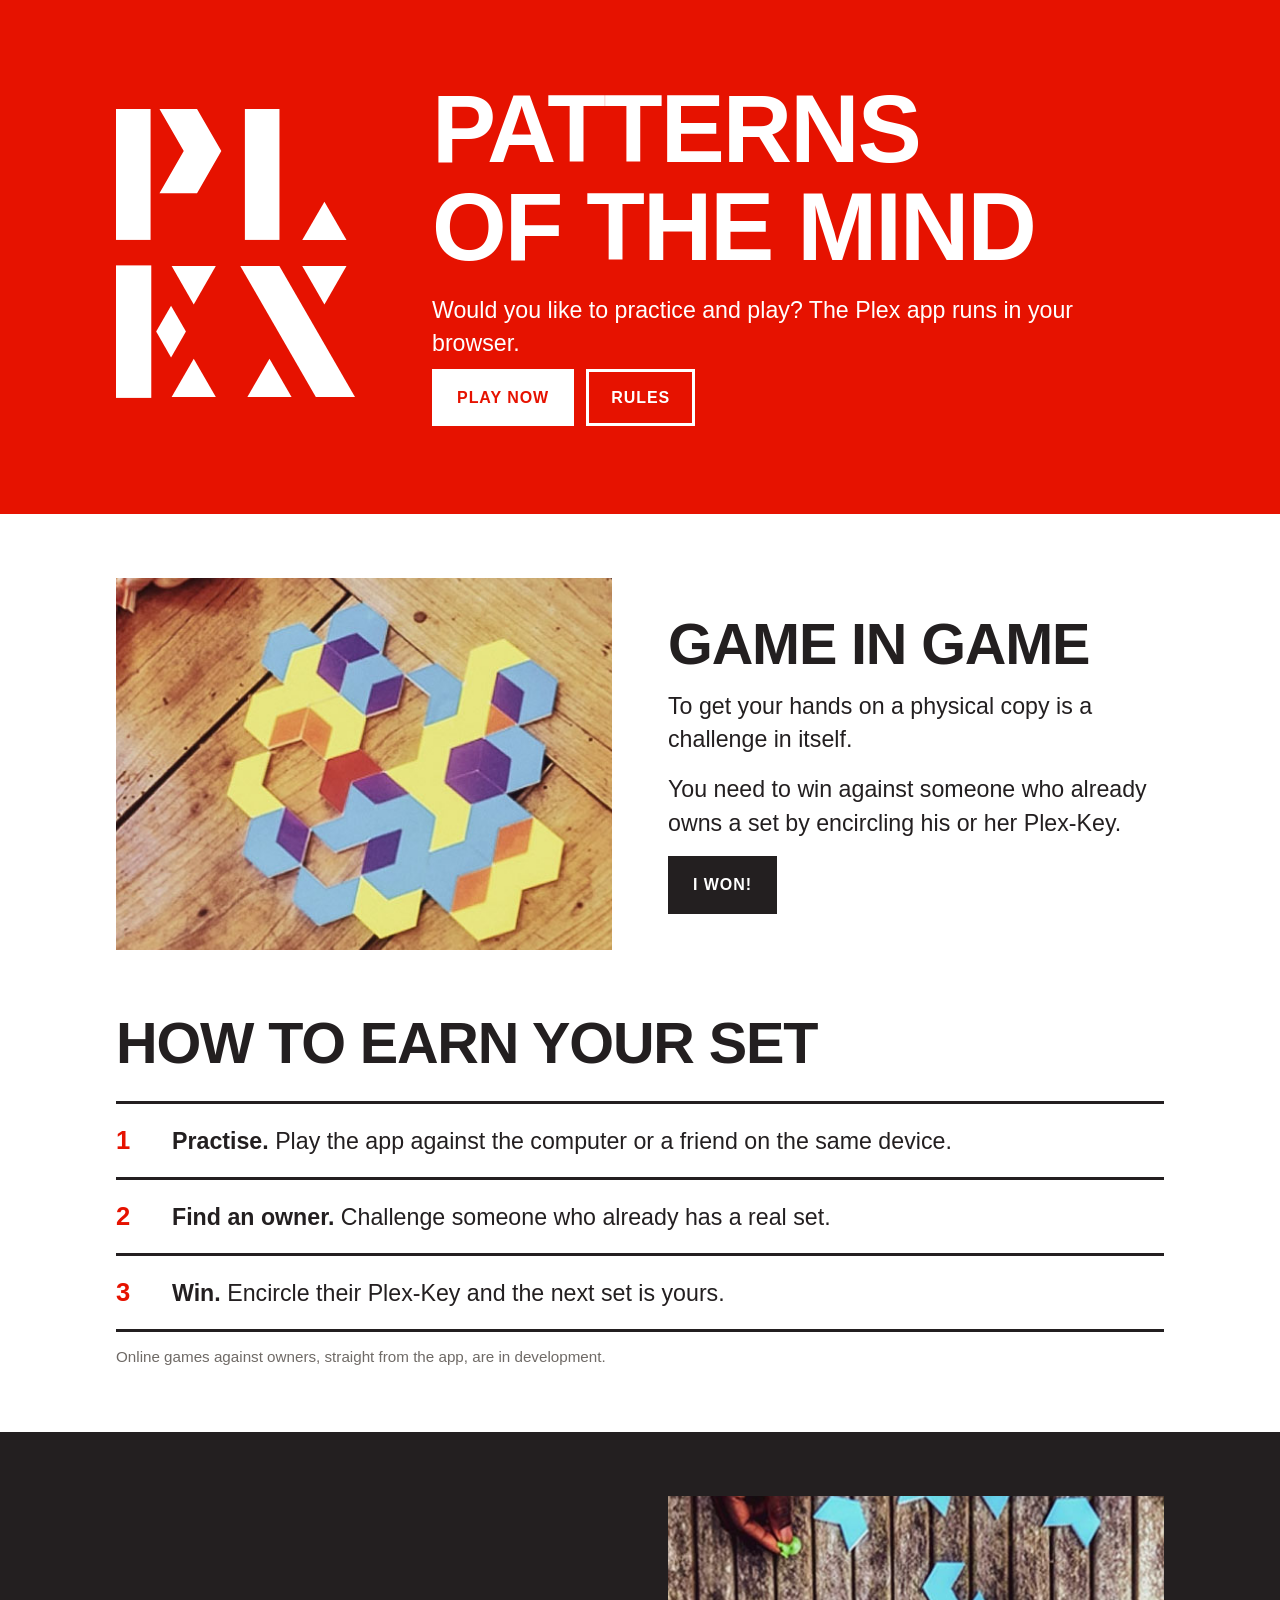
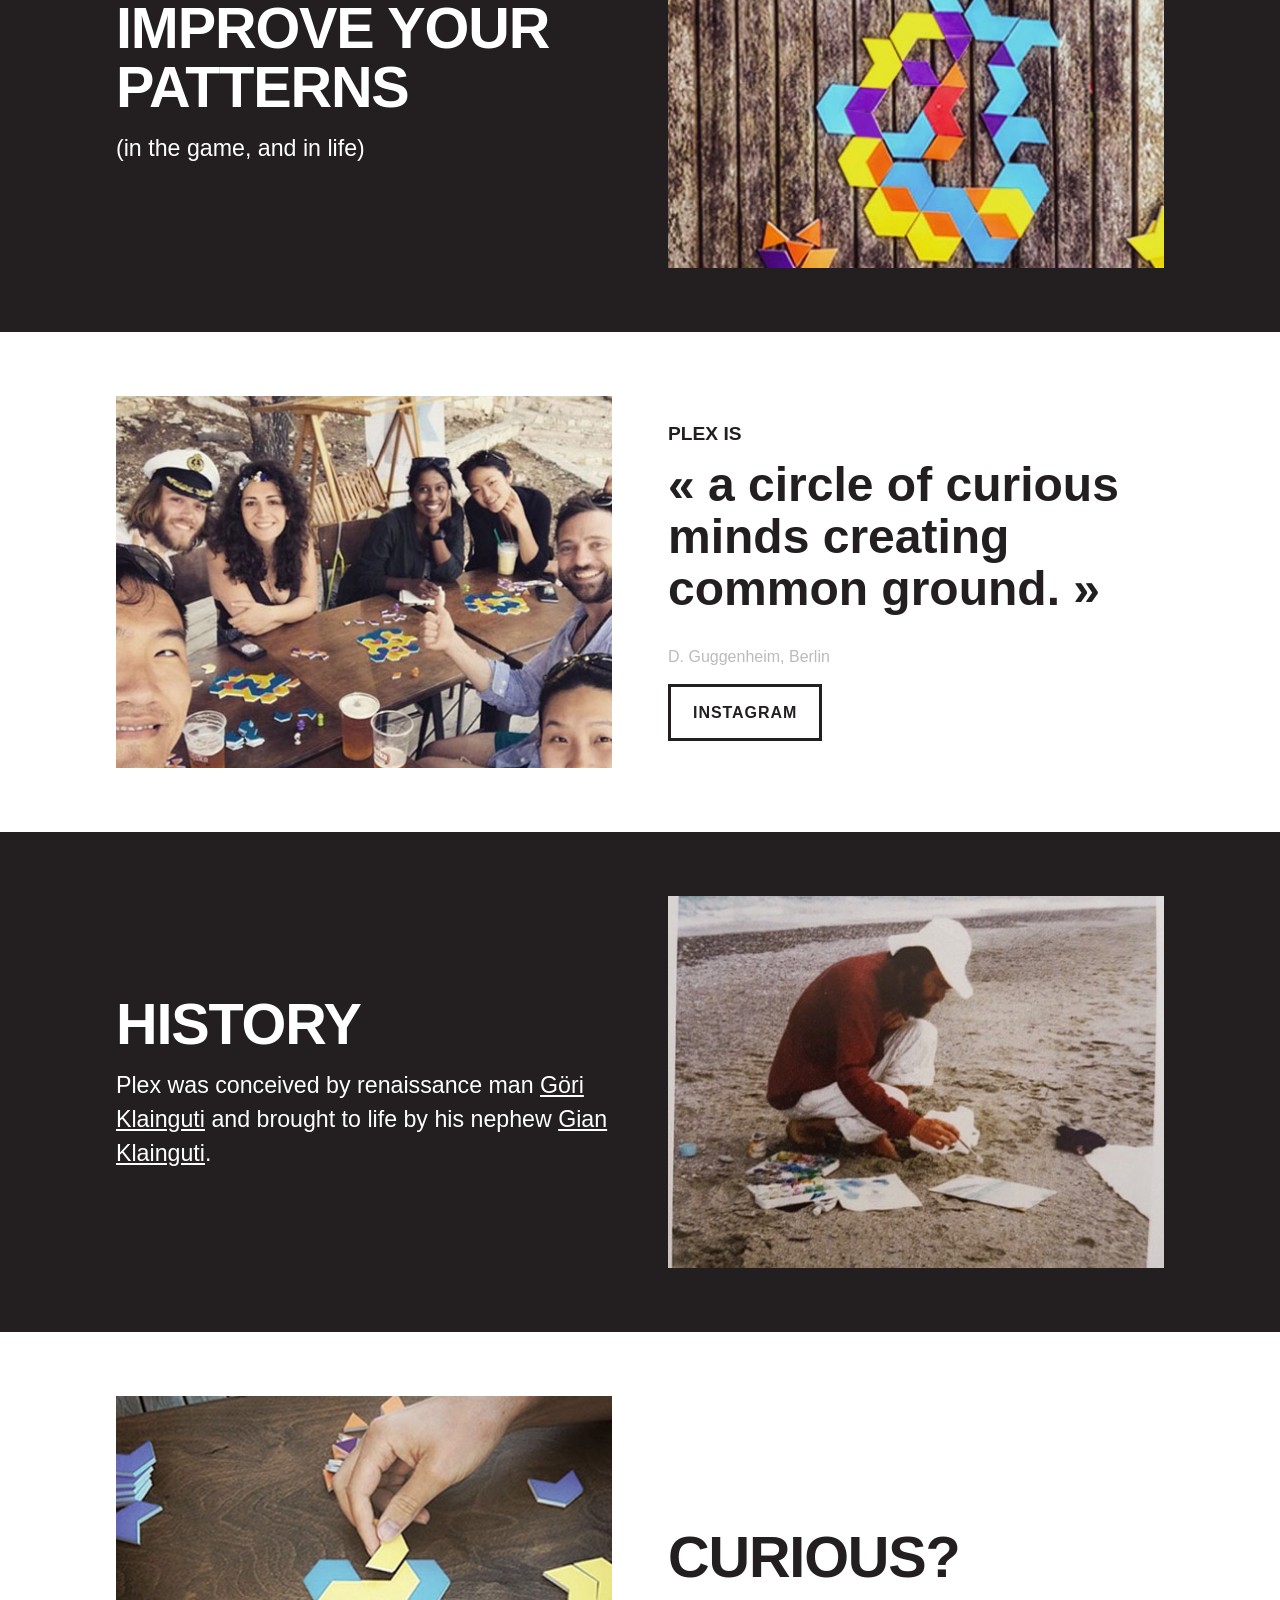
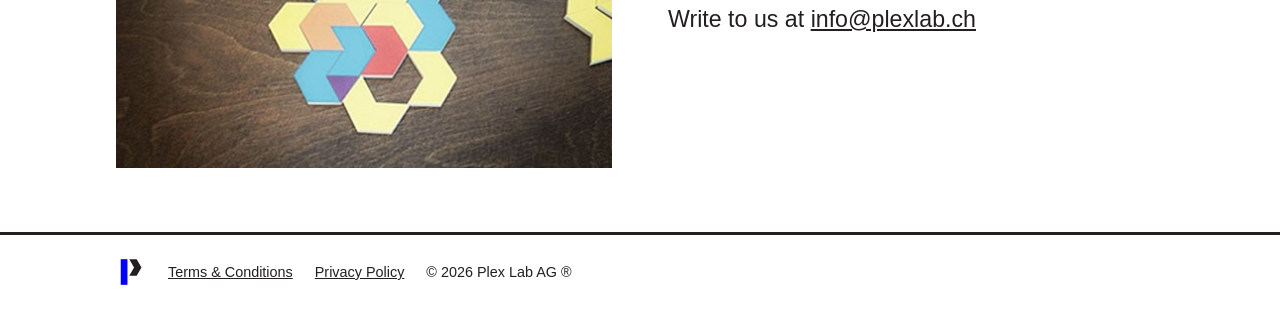
<file: index.html>
<!doctype html>
<html lang="en">
<head>
<meta charset="utf-8">
<meta name="viewport" content="width=device-width, initial-scale=1">
<title>Plex Game</title>
<meta name="description" content="Plex is more than a game">
<meta property="og:title" content="Plex Game">
<meta property="og:description" content="Plex is more than a game">
<meta property="og:image" content="assets/img/plex-open-graph.jpg">
<meta name="theme-color" content="#e61200">
<link rel="icon" href="assets/img/plex-icon.png">
<link rel="stylesheet" href="assets/site.css">
</head>
<body>
<header class="hero">
  <div class="wrap">
    <img class="mark" src="assets/img/Plex-Logo-Transparent.svg" alt="Plex">
    <div>
      <h1>Patterns of the Mind</h1>
      <p class="lead" style="margin-top:18px">Would you like to practice and play? The Plex app runs in your browser.</p>
      <div class="actions">
        <a class="btn solid" href="play/">Play now</a>
        <a class="btn" href="rules.html">Rules</a>
      </div>
    </div>
  </div>
</header>

<main>
<section class="band">
  <div class="wrap split">
    <div class="pic"><img src="assets/img/5_A_PlexKey.jpg" alt="The red Plex-Key stone" loading="lazy"></div>
    <div class="txt">
      <h2>Game in Game</h2>
      <p class="lead">To get your hands on a physical copy is a challenge in itself.</p>
      <p class="lead">You need to win against someone who already owns a set by encircling his or her Plex-Key.</p>
      <a class="btn solid" href="https://plexgame.typeform.com/to/wznBX3">I won!</a>
    </div>
  </div>
</section>

<section class="band" style="padding-top:0">
  <div class="wrap">
    <h2>How to earn your set</h2>
    <div class="steps">
      <div><span class="n">1</span><p class="lead"><strong>Practise.</strong> Play the app against the computer or a friend on the same device.</p></div>
      <div><span class="n">2</span><p class="lead"><strong>Find an owner.</strong> Challenge someone who already has a real set.</p></div>
      <div><span class="n">3</span><p class="lead"><strong>Win.</strong> Encircle their Plex-Key and the next set is yours.</p></div>
    </div>
    <p class="small" style="margin-top:14px">Online games against owners, straight from the app, are in development.</p>
  </div>
</section>

<section class="band dark">
  <div class="wrap split flip">
    <div class="pic"><img src="assets/img/2_A.jpg" alt="A Plex pattern in play" loading="lazy"></div>
    <div class="txt">
      <h2>Improve your Patterns</h2>
      <p class="lead">(in the game, and in life)</p>
    </div>
  </div>
</section>

<section class="band">
  <div class="wrap split">
    <div class="pic"><img src="assets/img/9_A_Community.jpg" alt="Plex players" loading="lazy"></div>
    <div class="txt">
      <h3>Plex is</h3>
      <p class="quote">« a circle of curious minds creating common ground. »</p>
      <p>D. Guggenheim, Berlin</p>
      <a class="btn" href="https://www.instagram.com/plexgame/">Instagram</a>
    </div>
  </div>
</section>

<section class="band dark">
  <div class="wrap split flip">
    <div class="pic"><img src="assets/img/Goeri_Klainguti_Founding_Father.jpg" alt="Göri Klainguti" loading="lazy"></div>
    <div class="txt">
      <h2>History</h2>
      <p class="lead">Plex was conceived by renaissance man <a href="https://de.wikipedia.org/wiki/G%C3%B6ri_Klainguti">Göri Klainguti</a> and brought to life by his nephew <a href="https://gianklain.com">Gian Klainguti</a>.</p>
    </div>
  </div>
</section>

<section class="band">
  <div class="wrap split">
    <div class="pic"><img src="assets/img/13_A_Pattern.jpg" alt="A finished Plex pattern" loading="lazy"></div>
    <div class="txt">
      <h2>Curious?</h2>
      <p class="lead">Write to us at <a href="mailto:info@plexlab.ch">info@plexlab.ch</a></p>
    </div>
  </div>
</section>
</main>

<footer class="site">
  <div class="wrap">
    <img src="assets/img/plex-icon.svg" alt="">
    <a href="terms.html">Terms &amp; Conditions</a>
    <a href="privacy.html">Privacy Policy</a>
    <span>© 2026 Plex Lab AG ®</span>
  </div>
</footer>
</body>
</html>
</file>
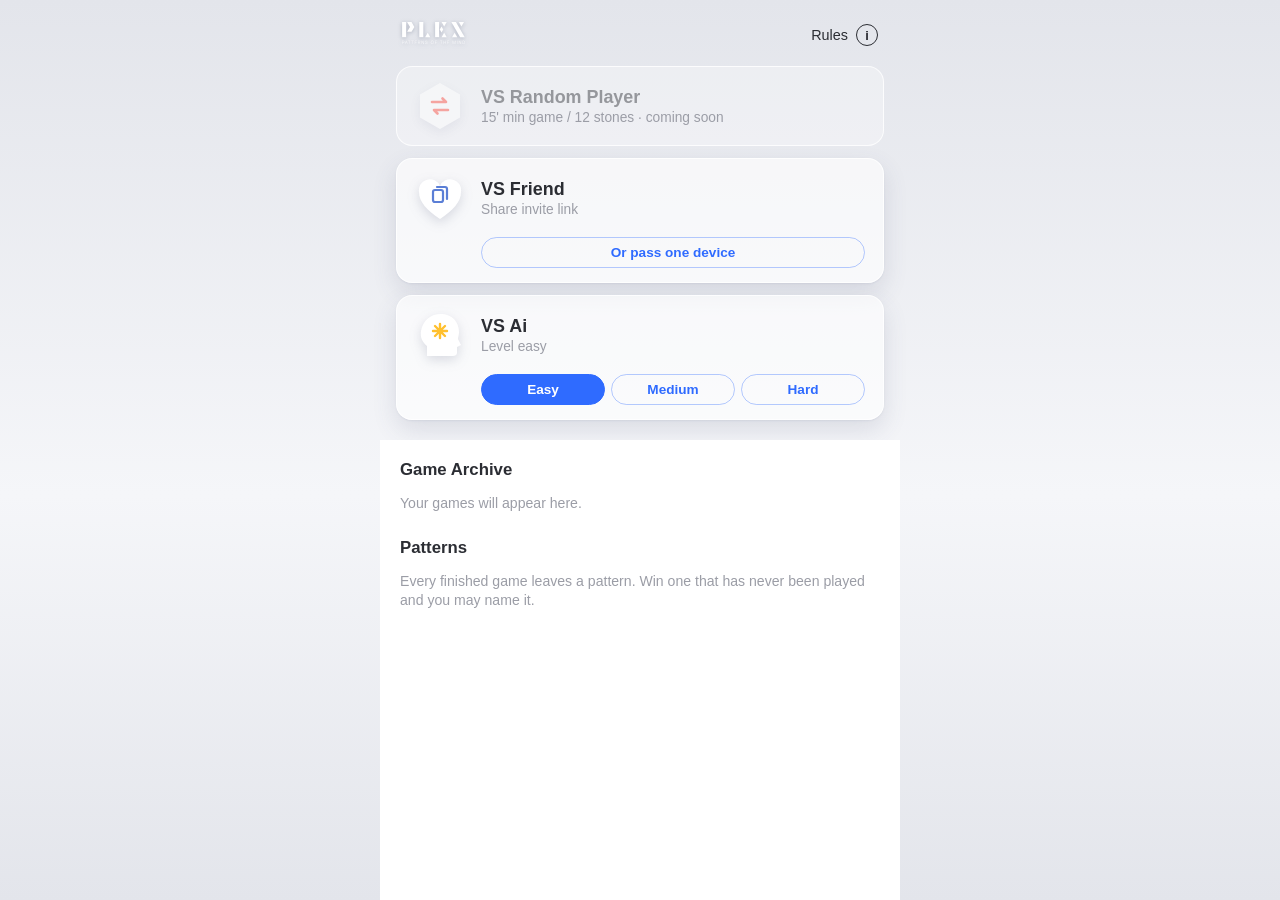
<file: play/index.html>
<!doctype html>
<html lang="en">
<head>
<meta charset="utf-8">
<meta name="viewport" content="width=device-width, initial-scale=1, viewport-fit=cover, user-scalable=no">
<title>Play Plex</title>
<meta name="description" content="Practise Plex against the computer or a friend on the same device.">
<meta name="theme-color" content="#e3e5eb">
<link rel="icon" href="../assets/img/plex-icon.png">
<link rel="apple-touch-icon" href="../assets/img/plex-icon-256x256.png">
<link rel="manifest" href="manifest.webmanifest">
<link rel="stylesheet" href="pieces.css">
<link rel="stylesheet" href="app.css">
</head>
<body>

<main id="home" class="screen">
  <header class="home-top">
    <a href="../" aria-label="plex.swiss"><img class="home-logo" src="../assets/img/plex-logo.svg" alt="Plex"></a>
    <a class="rules-link" href="../rules.html">Rules <span class="i" aria-hidden="true">i</span></a>
  </header>

  <div class="modes">
    <div class="mode off">
      <button class="mode-main" disabled>
        <svg class="hexicon" viewBox="0 0 50 50" aria-hidden="true"><path d="M25 2 45 13.5v23L25 48 5 36.5v-23z" fill="#fff"/><path d="M17 21h14l-3.5-3.5M33 29H19l3.5 3.5" fill="none" stroke="#ff4b3e" stroke-width="2.6" stroke-linecap="round" stroke-linejoin="round"/></svg>
        <span class="txt"><b>VS Random Player</b><small>15' min game / 12 stones · coming soon</small></span>
      </button>
    </div>
    <div class="mode">
      <button class="mode-main" id="start-online">
        <svg class="hexicon" viewBox="0 0 50 50" aria-hidden="true"><path d="M25 46C12 37 4 29 4 19A11 11 0 0 1 25 13 11 11 0 0 1 46 19C46 29 38 37 25 46z" fill="#fff"/><rect x="18" y="17" width="10" height="12" rx="2" fill="none" stroke="#5b7fd6" stroke-width="2.2"/><path d="M22 14h8a2 2 0 0 1 2 2v10" fill="none" stroke="#5b7fd6" stroke-width="2.2" stroke-linecap="round"/></svg>
        <span class="txt"><b>VS Friend</b><small>Share invite link</small></span>
      </button>
      <div class="chips"><button id="start-local">Or pass one device</button></div>
    </div>
    <div class="mode">
      <button class="mode-main" id="start-ai">
        <svg class="hexicon" viewBox="0 0 50 50" aria-hidden="true"><path d="M12 46V36C7 32 5 27 6 21 8 10 16 4 26 4c11 0 18 8 18 18 0 3-1 5-1 7l3 6-4 2v6c0 2-2 3-4 3H12z" fill="#fff"/><g stroke="#ffc02e" stroke-width="2.4" stroke-linecap="round"><path d="M25 14v14M18 21h14M20 16l10 10M30 16 20 26"/></g></svg>
        <span class="txt"><b>VS Ai</b><small id="ai-sub">Level easy</small></span>
      </button>
      <div class="chips" id="levels" role="radiogroup" aria-label="Level">
        <button role="radio" data-level="easy" aria-checked="true">Easy</button>
        <button role="radio" data-level="medium" aria-checked="false">Medium</button>
        <button role="radio" data-level="hard" aria-checked="false">Hard</button>
      </div>
    </div>
  </div>

  <section class="sheet">
    <div class="sheet-head">
      <h2>Game Archive</h2>
      <span class="pill w" id="w-pct" hidden></span>
      <span class="pill l" id="l-pct" hidden></span>
    </div>
    <ul id="archive" class="archive"></ul>
    <p class="sub" id="archive-empty">Your games will appear here.</p>
    <button class="btn outline" id="copy-games" hidden>Copy game log</button>

    <div class="sheet-head" style="margin-top:10px"><h2>Patterns</h2></div>
    <p class="sub" id="patterns-sub">Every finished game leaves a pattern. Win one that has never been played and you may name it.</p>
    <ul id="patterns" class="patterns"></ul>
  </section>
</main>

<main id="game" class="screen" hidden>
  <svg id="board" xmlns="http://www.w3.org/2000/svg" aria-label="Plex board"></svg>
  <button class="round" id="menu-btn" aria-label="Options">
    <svg viewBox="0 0 24 24" width="20" height="20" aria-hidden="true"><path d="M19 12H6m5-6-6 6 6 6" fill="none" stroke="currentColor" stroke-width="2.2" stroke-linecap="round" stroke-linejoin="round"/></svg>
  </button>
  <div class="pbar" id="bar-top"></div>
  <div id="toast" role="status" aria-live="polite"></div>
  <p id="hint"></p>
  <button class="round" id="rotate-btn" aria-label="Rotate stone">
    <svg viewBox="0 0 24 24" width="22" height="22" aria-hidden="true"><path d="M19 12a7 7 0 1 1-2.2-5.1M19 4v4h-4" fill="none" stroke="currentColor" stroke-width="2" stroke-linecap="round" stroke-linejoin="round"/></svg>
  </button>
  <button class="round" id="place-btn" aria-label="End turn">
    <svg viewBox="0 0 24 24" width="24" height="24" aria-hidden="true"><path d="M5 12h13m-5-6 6 6-6 6" fill="none" stroke="currentColor" stroke-width="2.2" stroke-linecap="round" stroke-linejoin="round"/></svg>
  </button>
  <div class="pbar" id="bar-bottom"></div>
</main>

<dialog id="menu">
  <h2>OPTIONS</h2>
  <button class="link" data-act="grid">Hide background grid</button>
  <button class="link" data-act="rematch">Resign and rematch</button>
  <button class="link" data-act="home">Abandon</button>
  <button class="btn" data-act="close">Back to game</button>
</dialog>

<dialog id="invite">
  <h2>VS FRIEND</h2>
  <div id="invite-box">
    <p>Send this link to your friend. The game starts when they open it. You both need to be online.</p>
    <input id="invite-link" readonly aria-label="Invite link">
    <button class="btn" id="invite-copy">Copy link</button>
    <button class="btn outline" id="invite-share">Share…</button>
  </div>
  <p id="invite-status" role="status"></p>
  <button class="link" id="invite-cancel">Cancel</button>
</dialog>

<dialog id="over">
  <div class="star">
    <h2 id="over-title"></h2>
    <p id="over-sub"></p>
    <p id="over-score"></p>
  </div>
  <p id="over-note"></p>
  <div id="over-pattern" hidden>
    <p id="pattern-line"></p>
    <form id="claim" hidden>
      <input id="claim-name" maxlength="40" placeholder="Name this pattern" aria-label="Pattern name" autocomplete="off" required>
      <button class="btn" type="submit">Claim</button>
    </form>
  </div>
  <button class="btn" data-act="rematch">Rematch</button>
  <button class="btn outline" data-act="home">Back to home</button>
  <div class="minor">
    <button class="link" data-act="view">Look at the board</button>
    <button class="link" data-act="copy">Copy game</button>
  </div>
</dialog>

<script src="vendor/peerjs.min.js"></script>
<script src="engine.js"></script>
<script src="ai.js"></script>
<script src="app.js"></script>
</body>
</html>
</file>
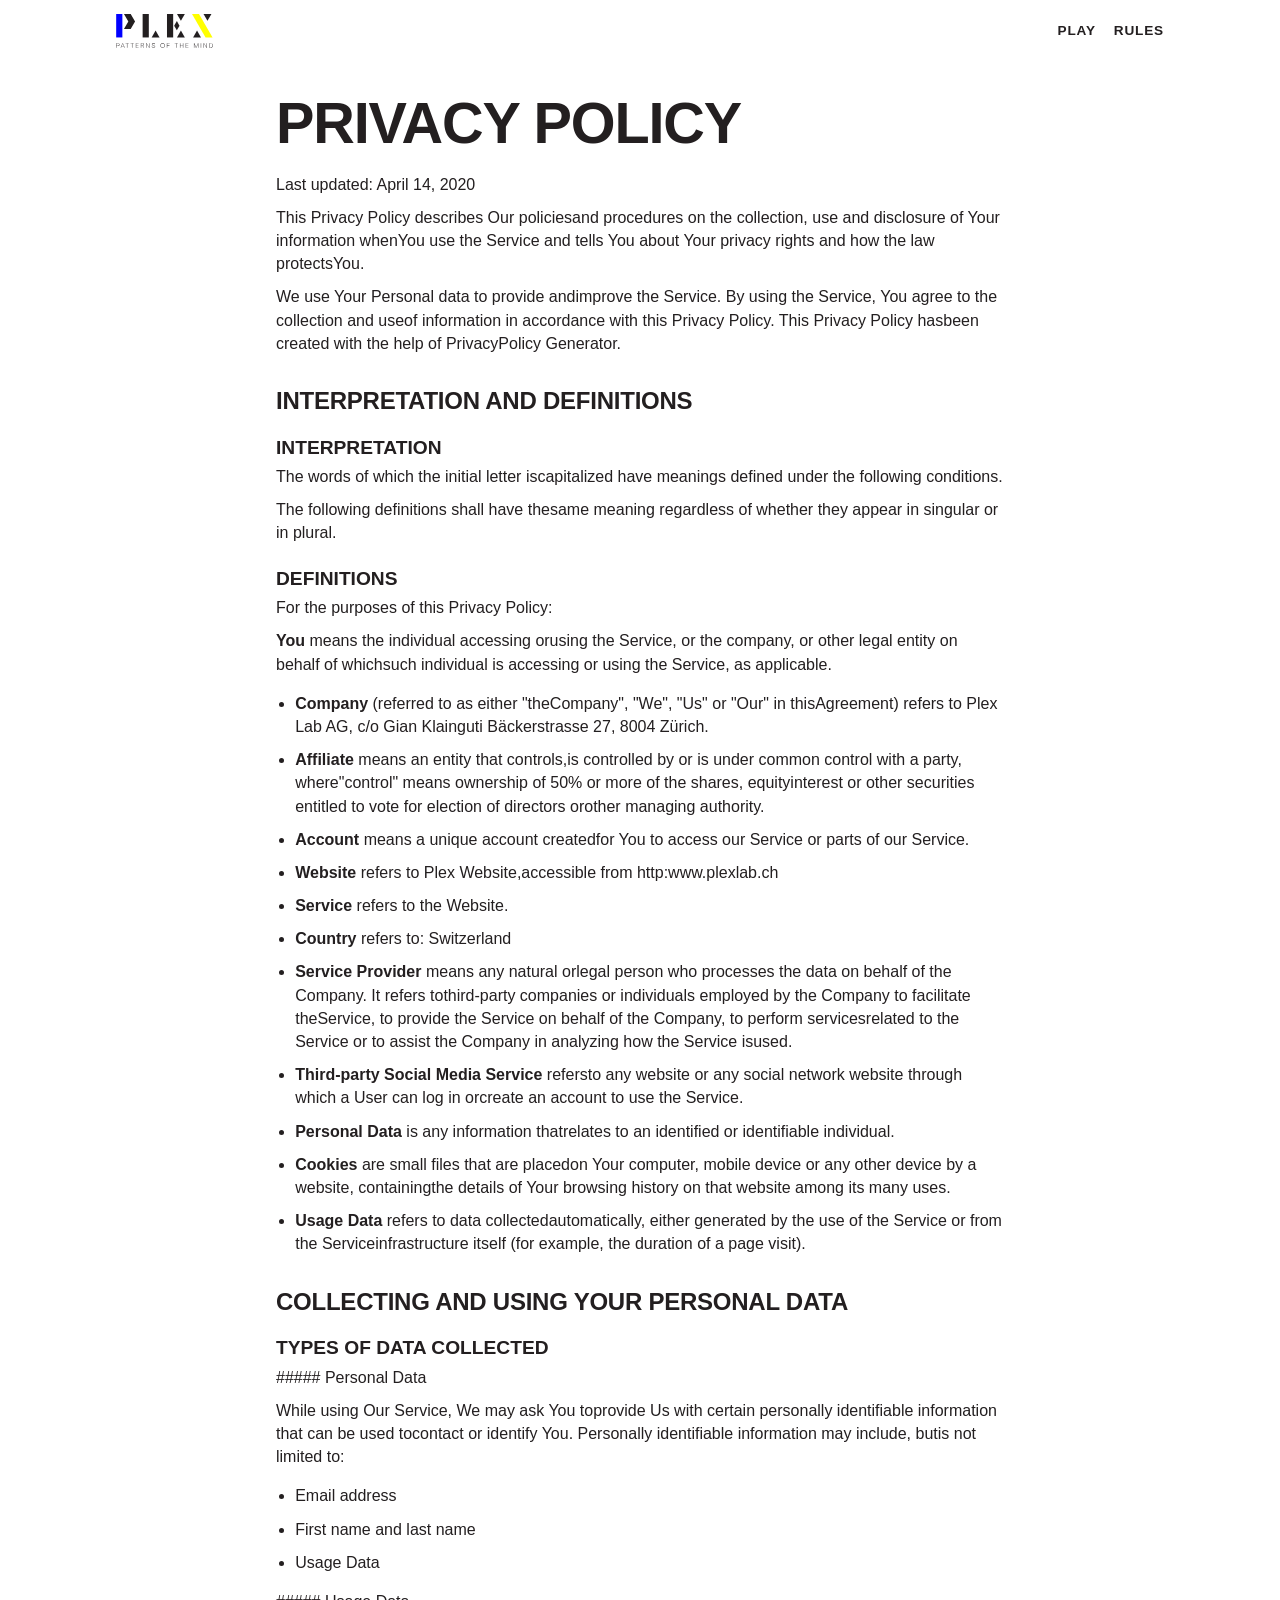
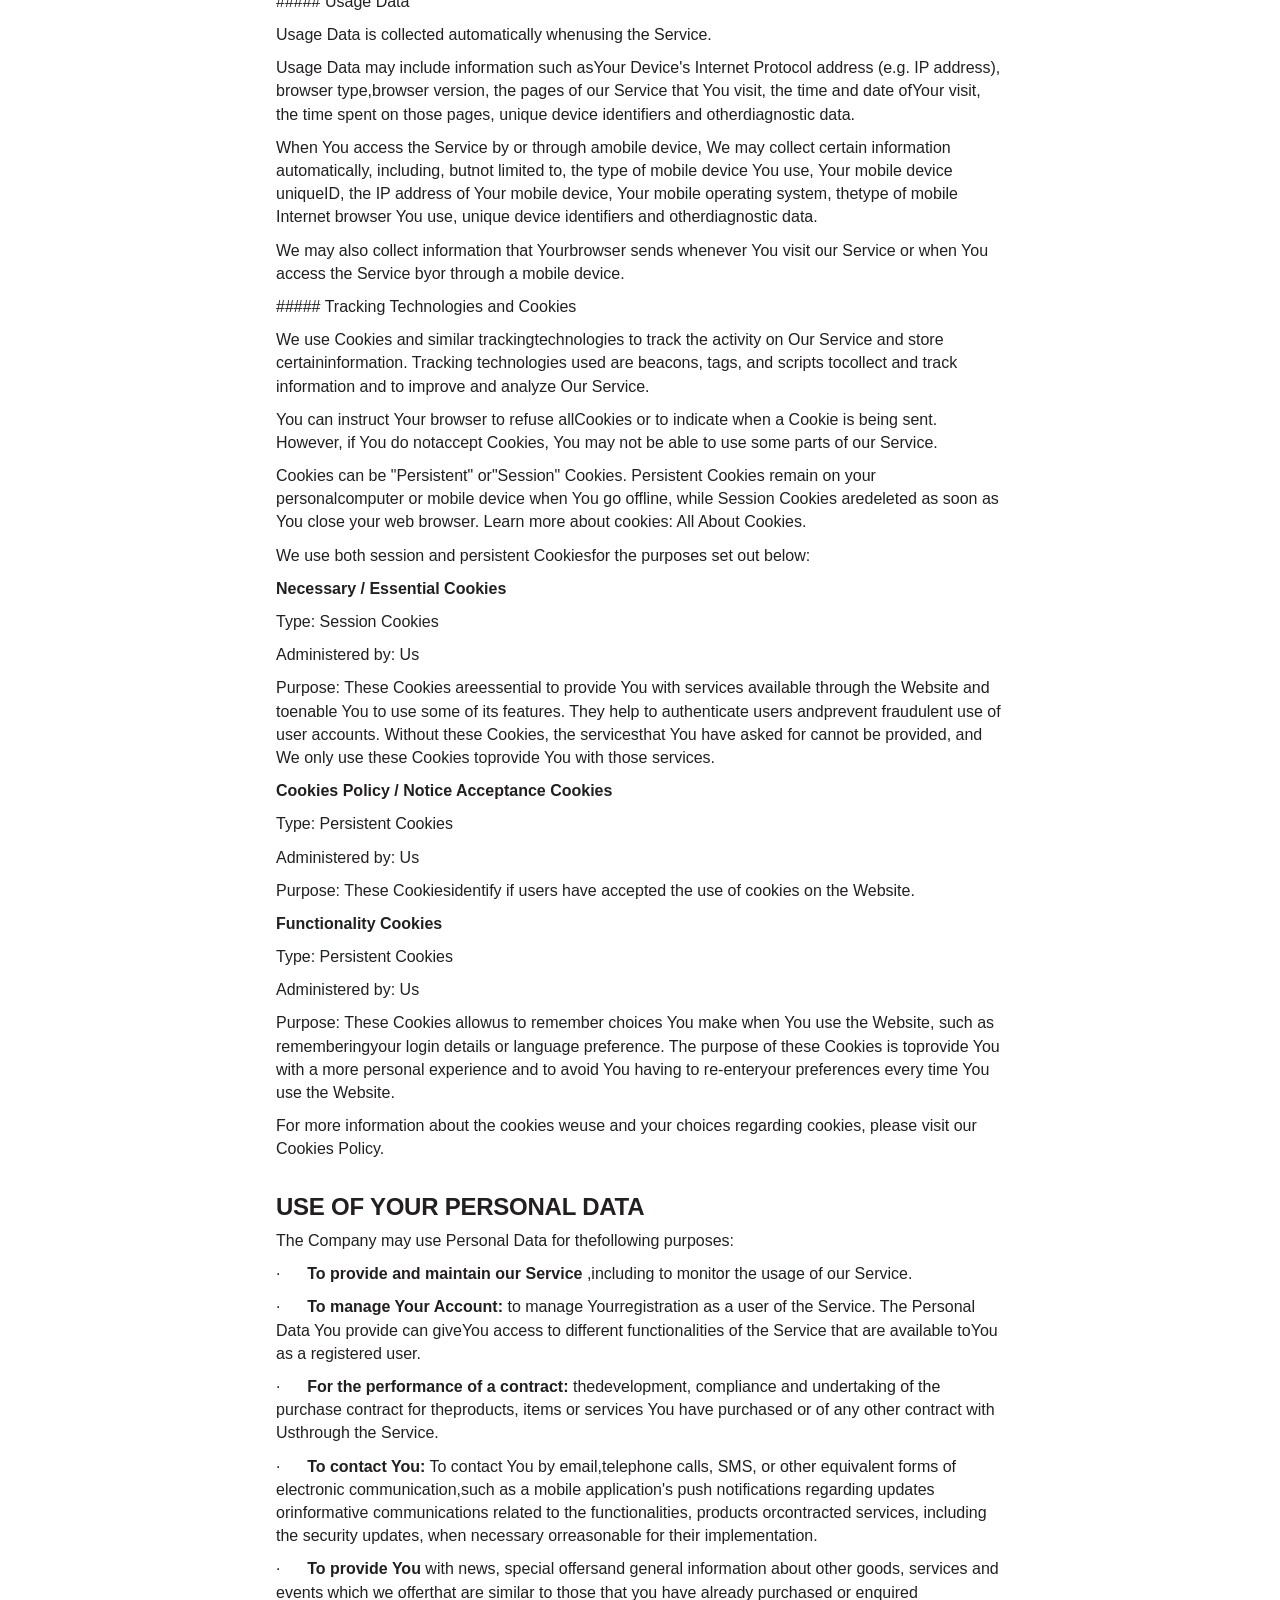
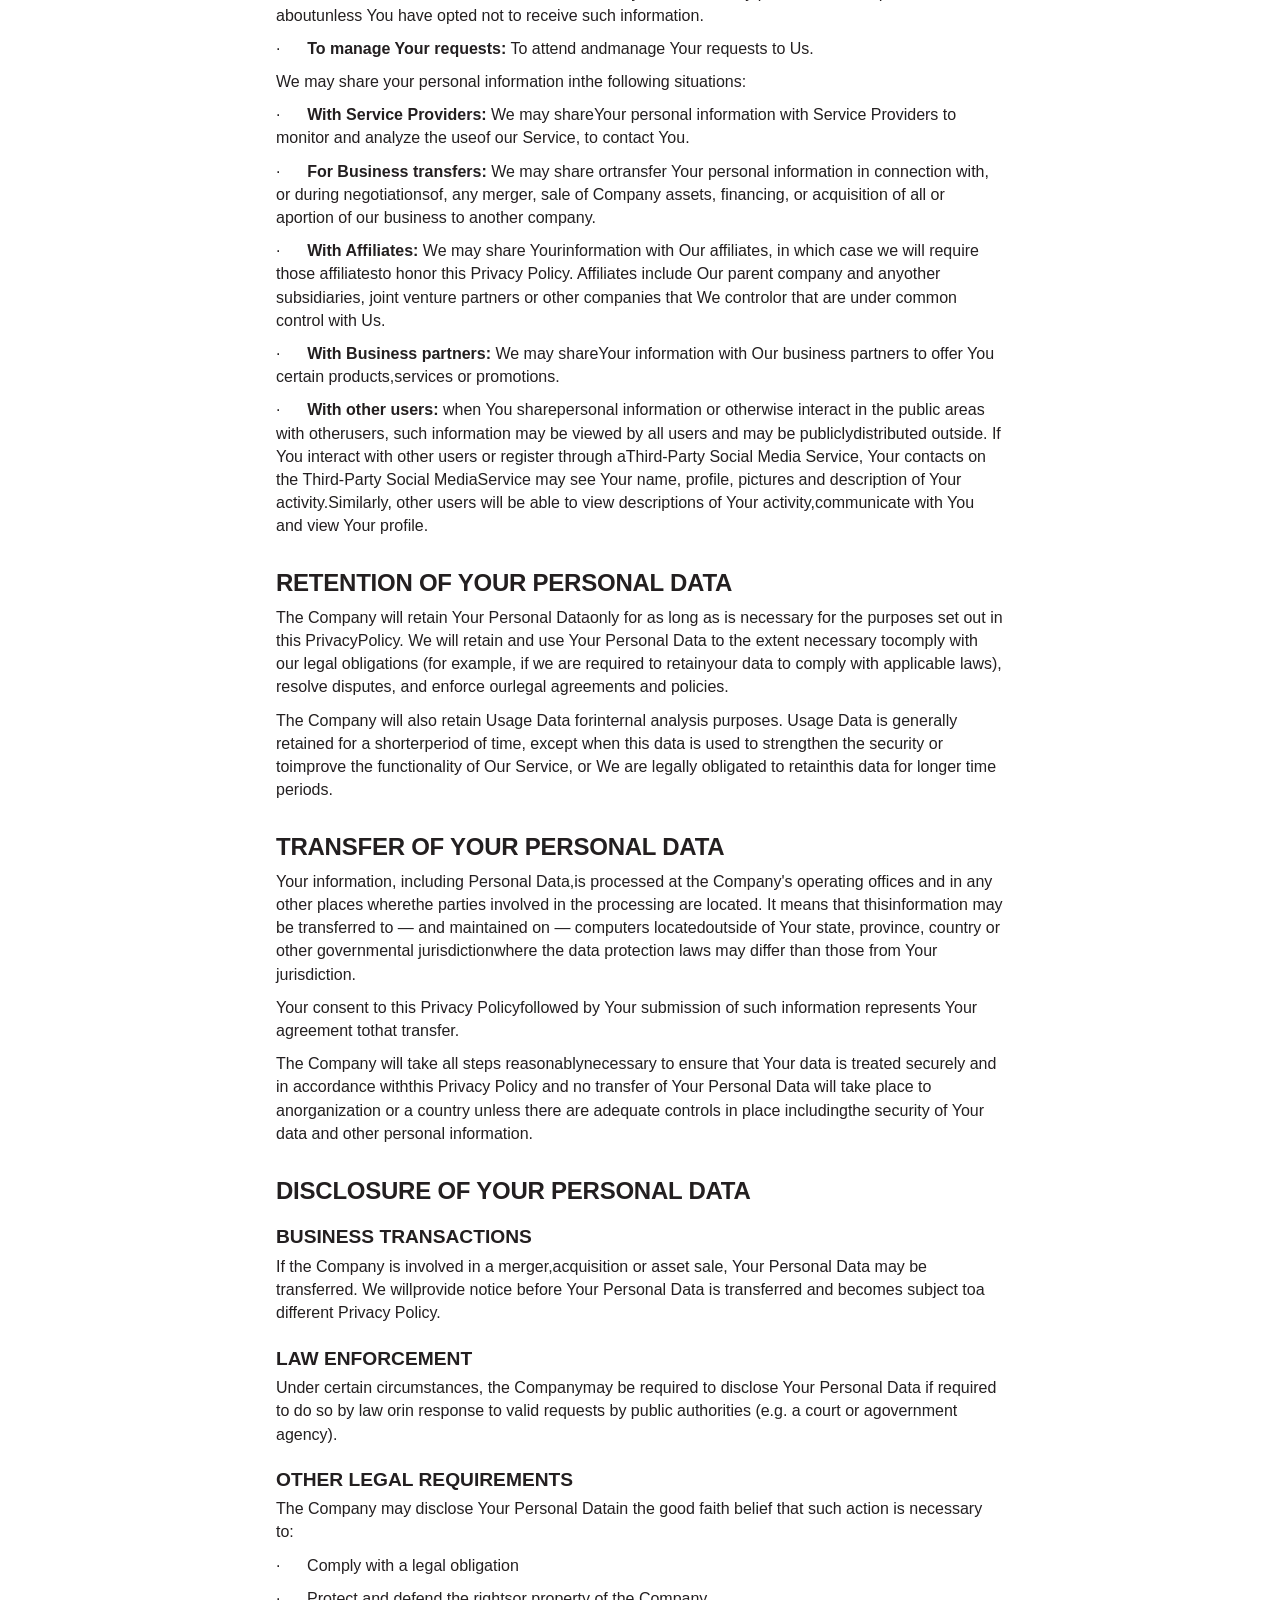
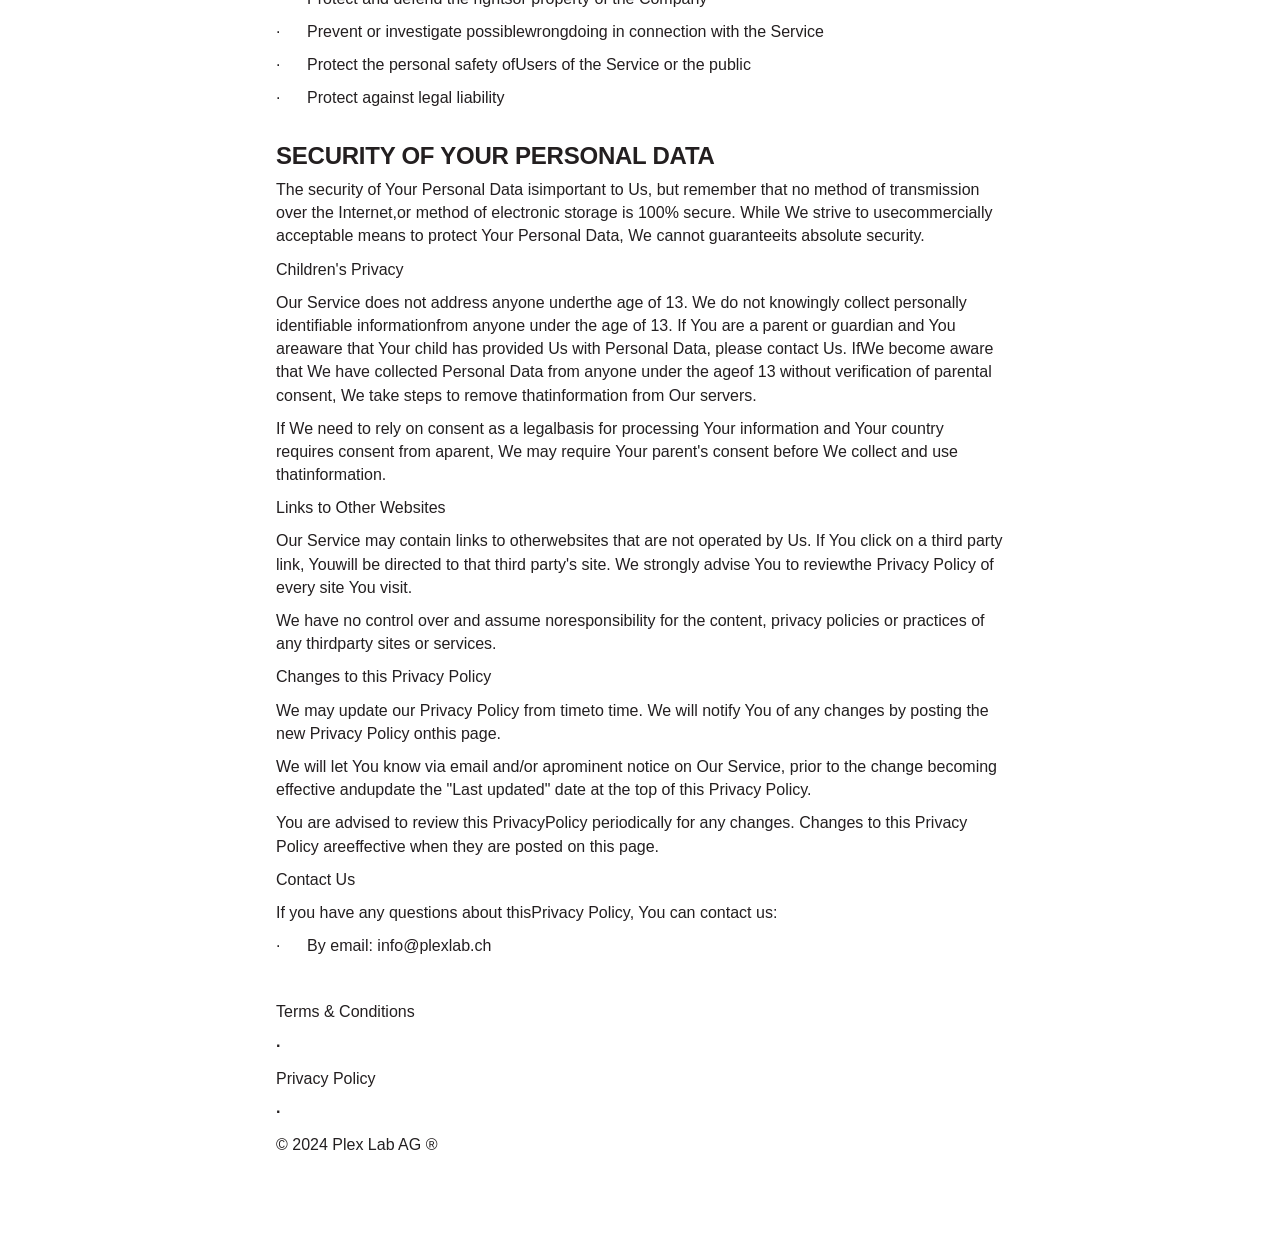
<file: privacy.html>
<!doctype html>
<html lang="en">
<head>
<meta charset="utf-8">
<meta name="viewport" content="width=device-width, initial-scale=1">
<title>Privacy Policy · Plex</title>
<link rel="icon" href="assets/img/plex-icon.png">
<link rel="stylesheet" href="assets/site.css">
</head>
<body>
<header class="top"><a href="./"><img src="assets/img/plex-logo.svg" alt="Plex"></a><nav><a href="play/">Play</a><a href="rules.html">Rules</a></nav></header>
<main class="doc">
<h1>Privacy Policy</h1>
<p>Last updated: April 14, 2020</p>
<p>This Privacy Policy describes Our policiesand procedures on the collection, use and disclosure of Your information whenYou use the Service and tells You about Your privacy rights and how the law protectsYou.</p>
<p>We use Your Personal data to provide andimprove the Service. By using the Service, You agree to the collection and useof information in accordance with this Privacy Policy. This Privacy Policy hasbeen created with the help of PrivacyPolicy Generator.</p>
<h2>Interpretation and Definitions</h2>
<h3>Interpretation</h3>
<p>The words of which the initial letter iscapitalized have meanings defined under the following conditions.</p>
<p>The following definitions shall have thesame meaning regardless of whether they appear in singular or in plural.</p>
<h3>Definitions</h3>
<p>For the purposes of this Privacy Policy:</p>
<p><strong>You</strong> means the individual accessing orusing the Service, or the company, or other legal entity on behalf of whichsuch individual is accessing or using the Service, as applicable.</p>
<ul>
<li>‍<strong>Company</strong> (referred to as either "theCompany", "We", "Us" or "Our" in thisAgreement) refers to Plex Lab AG, c/o Gian Klainguti Bäckerstrasse 27, 8004 Zürich.</li>
<li>‍<strong>Affiliate</strong> means an entity that controls,is controlled by or is under common control with a party, where"control" means ownership of 50% or more of the shares, equityinterest or other securities entitled to vote for election of directors orother managing authority.<strong>‍</strong></li>
<li><strong>Account</strong> means a unique account createdfor You to access our Service or parts of our Service.<strong>‍</strong></li>
<li><strong>Website</strong> refers to Plex Website,accessible from http:www.plexlab.ch<strong>‍</strong></li>
<li><strong>Service</strong> refers to the Website.<strong>‍</strong></li>
<li><strong>Country</strong> refers to: Switzerland</li>
<li>‍<strong>Service Provider</strong> means any natural orlegal person who processes the data on behalf of the Company. It refers tothird-party companies or individuals employed by the Company to facilitate theService, to provide the Service on behalf of the Company, to perform servicesrelated to the Service or to assist the Company in analyzing how the Service isused.</li>
<li><strong>Third-party Social Media Service</strong> refersto any website or any social network website through which a User can log in orcreate an account to use the Service.</li>
<li>‍<strong>Personal Data</strong> is any information thatrelates to an identified or identifiable individual.</li>
<li><strong>Cookies</strong> are small files that are placedon Your computer, mobile device or any other device by a website, containingthe details of Your browsing history on that website among its many uses.</li>
<li>‍<strong>Usage Data</strong> refers to data collectedautomatically, either generated by the use of the Service or from the Serviceinfrastructure itself (for example, the duration of a page visit).</li>
</ul>
<h2>Collecting and Using Your Personal Data</h2>
<h3>Types of Data Collected</h3>
<p>##### Personal Data</p>
<p>While using Our Service, We may ask You toprovide Us with certain personally identifiable information that can be used tocontact or identify You. Personally identifiable information may include, butis not limited to:</p>
<ul>
<li>Email address</li>
<li>First name and last name</li>
<li>Usage Data</li>
</ul>
<p>##### Usage Data</p>
<p>Usage Data is collected automatically whenusing the Service.</p>
<p>Usage Data may include information such asYour Device's Internet Protocol address (e.g. IP address), browser type,browser version, the pages of our Service that You visit, the time and date ofYour visit, the time spent on those pages, unique device identifiers and otherdiagnostic data.</p>
<p>When You access the Service by or through amobile device, We may collect certain information automatically, including, butnot limited to, the type of mobile device You use, Your mobile device uniqueID, the IP address of Your mobile device, Your mobile operating system, thetype of mobile Internet browser You use, unique device identifiers and otherdiagnostic data.</p>
<p>We may also collect information that Yourbrowser sends whenever You visit our Service or when You access the Service byor through a mobile device.</p>
<p>##### Tracking Technologies and Cookies</p>
<p>We use Cookies and similar trackingtechnologies to track the activity on Our Service and store certaininformation. Tracking technologies used are beacons, tags, and scripts tocollect and track information and to improve and analyze Our Service.</p>
<p>You can instruct Your browser to refuse allCookies or to indicate when a Cookie is being sent. However, if You do notaccept Cookies, You may not be able to use some parts of our Service.</p>
<p>Cookies can be "Persistent" or"Session" Cookies. Persistent Cookies remain on your personalcomputer or mobile device when You go offline, while Session Cookies aredeleted as soon as You close your web browser. Learn more about cookies: All About Cookies.</p>
<p>We use both session and persistent Cookiesfor the purposes set out below:</p>
<p><strong>Necessary / Essential Cookies</strong></p>
<p>Type: Session Cookies</p>
<p>Administered by: Us</p>
<p>Purpose: These Cookies areessential to provide You with services available through the Website and toenable You to use some of its features. They help to authenticate users andprevent fraudulent use of user accounts. Without these Cookies, the servicesthat You have asked for cannot be provided, and We only use these Cookies toprovide You with those services.</p>
<p><strong>Cookies Policy / Notice Acceptance Cookies</strong></p>
<p>Type: Persistent Cookies</p>
<p>Administered by: Us</p>
<p>Purpose: These Cookiesidentify if users have accepted the use of cookies on the Website.</p>
<p><strong>Functionality Cookies</strong></p>
<p>Type: Persistent Cookies</p>
<p>Administered by: Us</p>
<p>Purpose: These Cookies allowus to remember choices You make when You use the Website, such as rememberingyour login details or language preference. The purpose of these Cookies is toprovide You with a more personal experience and to avoid You having to re-enteryour preferences every time You use the Website.</p>
<p>For more information about the cookies weuse and your choices regarding cookies, please visit our Cookies Policy.</p>
<h2>Use of Your Personal Data</h2>
<p>The Company may use Personal Data for thefollowing purposes:</p>
<p>·      <strong>To provide and maintain our Service</strong> ,including to monitor the usage of our Service.</p>
<p>·      <strong>To manage Your Account:</strong> to manage Yourregistration as a user of the Service. The Personal Data You provide can giveYou access to different functionalities of the Service that are available toYou as a registered user.</p>
<p>·      <strong>For the performance of a contract:</strong> thedevelopment, compliance and undertaking of the purchase contract for theproducts, items or services You have purchased or of any other contract with Usthrough the Service.</p>
<p>·      <strong>To contact You:</strong> To contact You by email,telephone calls, SMS, or other equivalent forms of electronic communication,such as a mobile application's push notifications regarding updates orinformative communications related to the functionalities, products orcontracted services, including the security updates, when necessary orreasonable for their implementation.</p>
<p>·      <strong>To provide You</strong> with news, special offersand general information about other goods, services and events which we offerthat are similar to those that you have already purchased or enquired aboutunless You have opted not to receive such information.</p>
<p>·      <strong>To manage Your requests:</strong> To attend andmanage Your requests to Us.</p>
<p>We may share your personal information inthe following situations:</p>
<p>·      <strong>With Service Providers:</strong> We may shareYour personal information with Service Providers to monitor and analyze the useof our Service, to contact You.</p>
<p>·      <strong>For Business transfers:</strong> We may share ortransfer Your personal information in connection with, or during negotiationsof, any merger, sale of Company assets, financing, or acquisition of all or aportion of our business to another company.</p>
<p>·      <strong>With Affiliates:</strong> We may share Yourinformation with Our affiliates, in which case we will require those affiliatesto honor this Privacy Policy. Affiliates include Our parent company and anyother subsidiaries, joint venture partners or other companies that We controlor that are under common control with Us.</p>
<p>·      <strong>With Business partners:</strong> We may shareYour information with Our business partners to offer You certain products,services or promotions.</p>
<p>·      <strong>With other users:</strong> when You sharepersonal information or otherwise interact in the public areas with otherusers, such information may be viewed by all users and may be publiclydistributed outside. If You interact with other users or register through aThird-Party Social Media Service, Your contacts on the Third-Party Social MediaService may see Your name, profile, pictures and description of Your activity.Similarly, other users will be able to view descriptions of Your activity,communicate with You and view Your profile.</p>
<h2>Retention of Your Personal Data</h2>
<p>The Company will retain Your Personal Dataonly for as long as is necessary for the purposes set out in this PrivacyPolicy. We will retain and use Your Personal Data to the extent necessary tocomply with our legal obligations (for example, if we are required to retainyour data to comply with applicable laws), resolve disputes, and enforce ourlegal agreements and policies.</p>
<p>The Company will also retain Usage Data forinternal analysis purposes. Usage Data is generally retained for a shorterperiod of time, except when this data is used to strengthen the security or toimprove the functionality of Our Service, or We are legally obligated to retainthis data for longer time periods.</p>
<h2>Transfer of Your Personal Data</h2>
<p>Your information, including Personal Data,is processed at the Company's operating offices and in any other places wherethe parties involved in the processing are located. It means that thisinformation may be transferred to — and maintained on — computers locatedoutside of Your state, province, country or other governmental jurisdictionwhere the data protection laws may differ than those from Your jurisdiction.</p>
<p>Your consent to this Privacy Policyfollowed by Your submission of such information represents Your agreement tothat transfer.</p>
<p>The Company will take all steps reasonablynecessary to ensure that Your data is treated securely and in accordance withthis Privacy Policy and no transfer of Your Personal Data will take place to anorganization or a country unless there are adequate controls in place includingthe security of Your data and other personal information.</p>
<h2>Disclosure of Your Personal Data</h2>
<h3>Business Transactions</h3>
<p>If the Company is involved in a merger,acquisition or asset sale, Your Personal Data may be transferred. We willprovide notice before Your Personal Data is transferred and becomes subject toa different Privacy Policy.</p>
<h3>Law enforcement</h3>
<p>Under certain circumstances, the Companymay be required to disclose Your Personal Data if required to do so by law orin response to valid requests by public authorities (e.g. a court or agovernment agency).</p>
<h3>Other legal requirements</h3>
<p>The Company may disclose Your Personal Datain the good faith belief that such action is necessary to:</p>
<p>·      Comply with a legal obligation</p>
<p>·      Protect and defend the rightsor property of the Company</p>
<p>·      Prevent or investigate possiblewrongdoing in connection with the Service</p>
<p>·      Protect the personal safety ofUsers of the Service or the public</p>
<p>·      Protect against legal liability</p>
<h2>Security of Your Personal Data</h2>
<p>The security of Your Personal Data isimportant to Us, but remember that no method of transmission over the Internet,or method of electronic storage is 100% secure. While We strive to usecommercially acceptable means to protect Your Personal Data, We cannot guaranteeits absolute security.</p>
<p>Children's Privacy</p>
<p>Our Service does not address anyone underthe age of 13. We do not knowingly collect personally identifiable informationfrom anyone under the age of 13. If You are a parent or guardian and You areaware that Your child has provided Us with Personal Data, please contact Us. IfWe become aware that We have collected Personal Data from anyone under the ageof 13 without verification of parental consent, We take steps to remove thatinformation from Our servers.</p>
<p>If We need to rely on consent as a legalbasis for processing Your information and Your country requires consent from aparent, We may require Your parent's consent before We collect and use thatinformation.</p>
<p>Links to Other Websites</p>
<p>Our Service may contain links to otherwebsites that are not operated by Us. If You click on a third party link, Youwill be directed to that third party's site. We strongly advise You to reviewthe Privacy Policy of every site You visit.</p>
<p>We have no control over and assume noresponsibility for the content, privacy policies or practices of any thirdparty sites or services.</p>
<p>Changes to this Privacy Policy</p>
<p>We may update our Privacy Policy from timeto time. We will notify You of any changes by posting the new Privacy Policy onthis page.</p>
<p>We will let You know via email and/or aprominent notice on Our Service, prior to the change becoming effective andupdate the "Last updated" date at the top of this Privacy Policy.</p>
<p>You are advised to review this PrivacyPolicy periodically for any changes. Changes to this Privacy Policy areeffective when they are posted on this page.</p>
<p>Contact Us</p>
<p>If you have any questions about thisPrivacy Policy, You can contact us:</p>
<p>·      By email: info@plexlab.ch</p>
<p>‍</p>
<p>Terms &amp; Conditions</p>
<p><strong>·</strong></p>
<p>Privacy Policy</p>
<p><strong>·</strong></p>
<p>© 2024 Plex Lab AG ®</p>
</main>
</body>
</html>
</file>
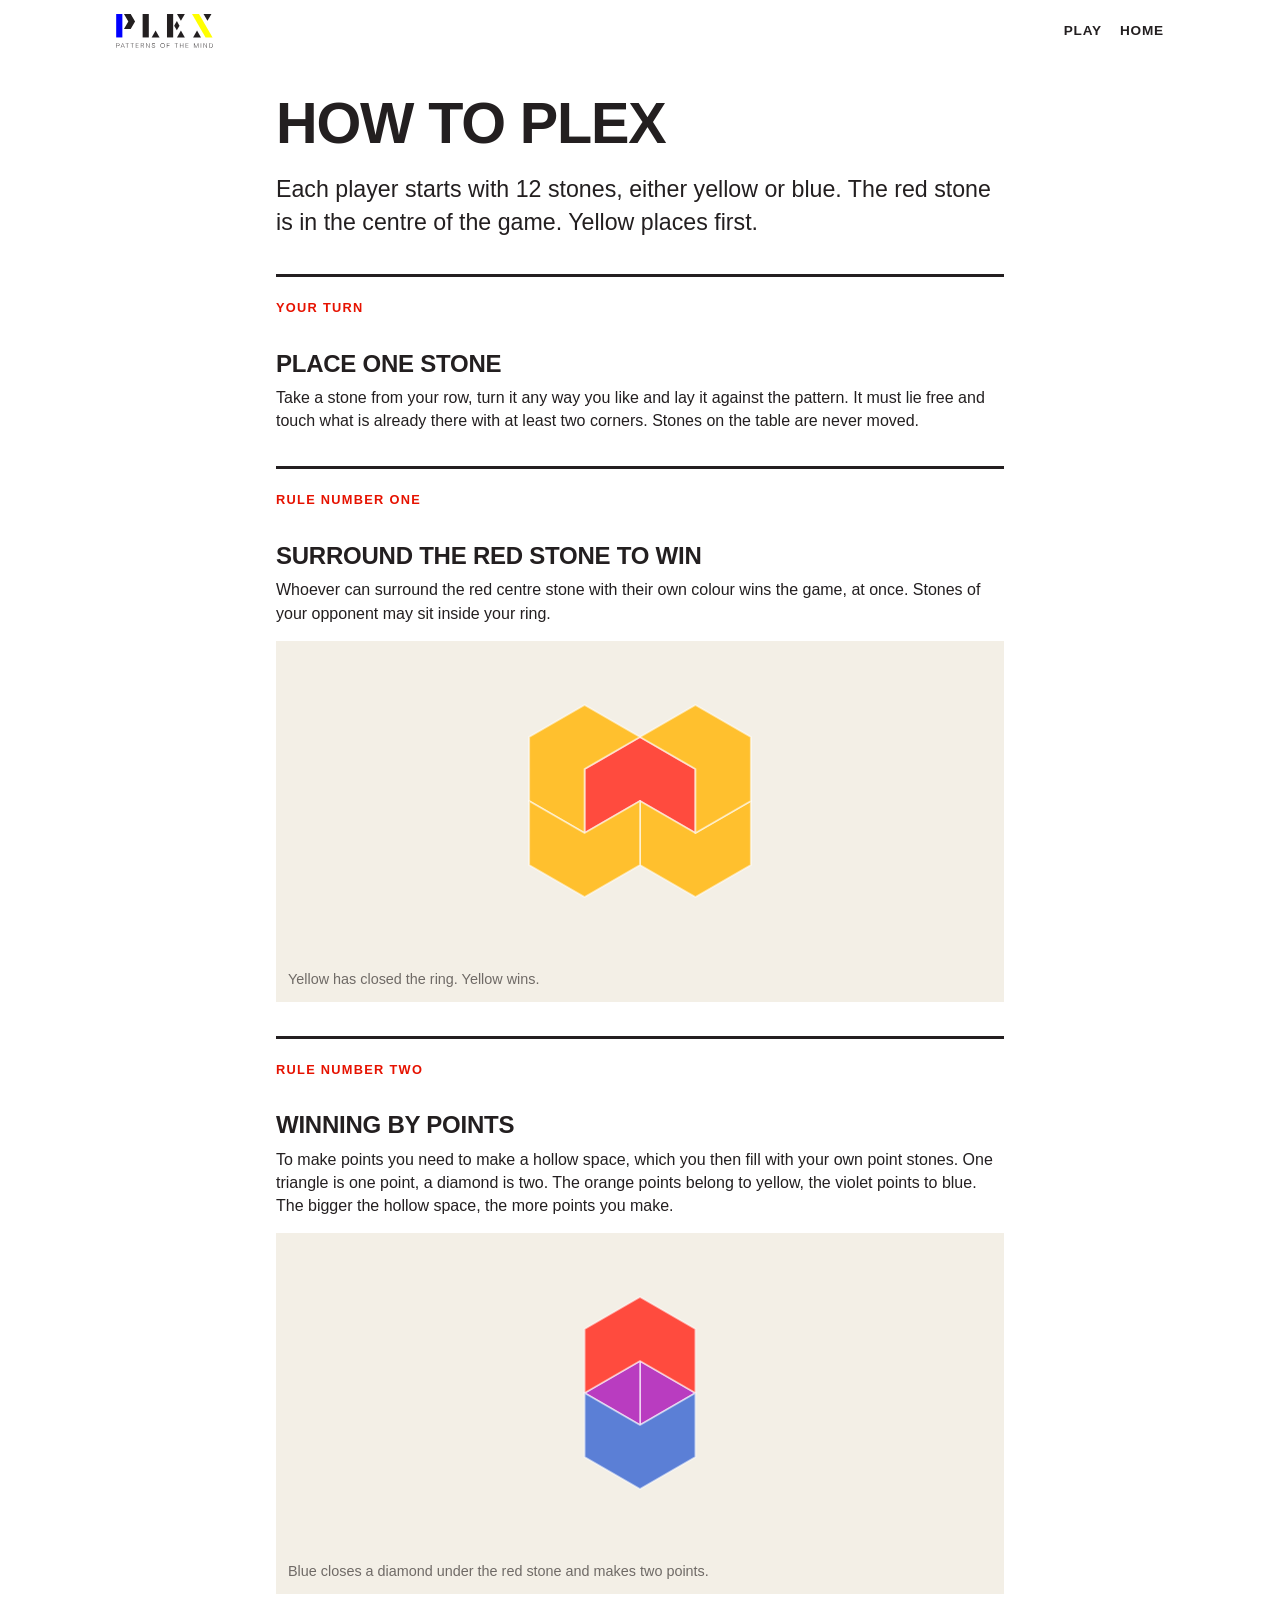
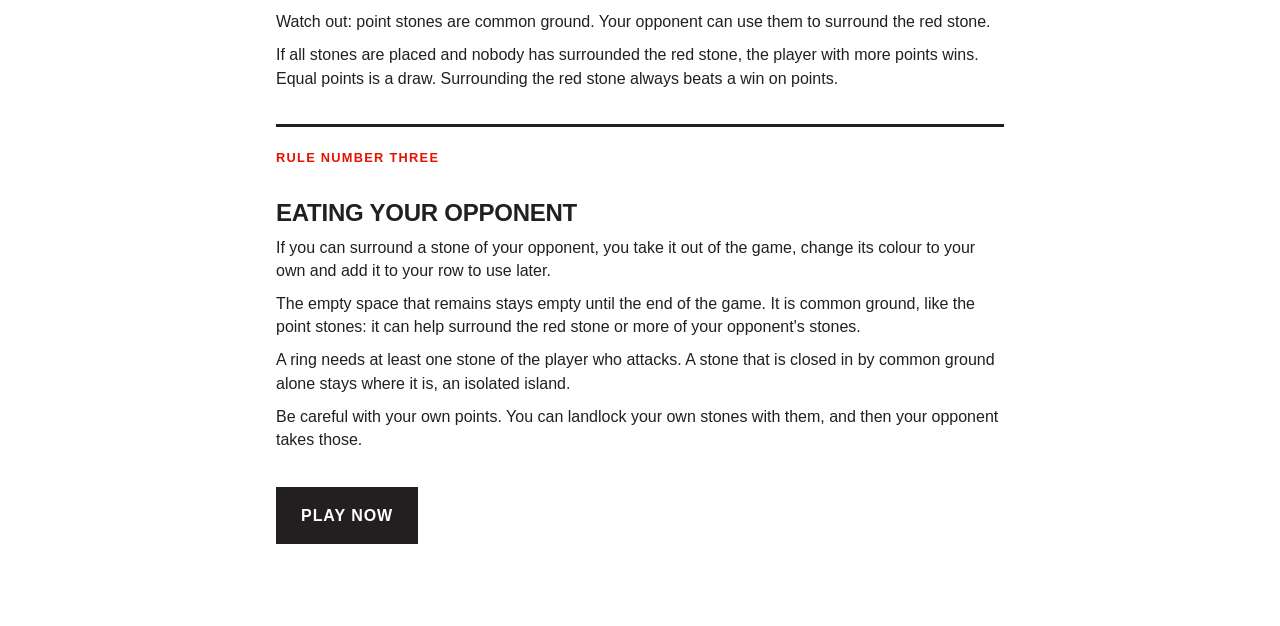
<file: rules.html>
<!doctype html>
<html lang="en">
<head>
<meta charset="utf-8">
<meta name="viewport" content="width=device-width, initial-scale=1">
<title>Rules · Plex</title>
<meta name="description" content="How to play Plex: surround the red stone, score points, eat your opponent.">
<link rel="icon" href="assets/img/plex-icon.png">
<link rel="stylesheet" href="assets/site.css">
<link rel="stylesheet" href="play/pieces.css">
</head>
<body>
<header class="top"><a href="./"><img src="assets/img/plex-logo.svg" alt="Plex"></a><nav><a href="play/">Play</a><a href="./">Home</a></nav></header>
<main class="doc">
  <h1>How to Plex</h1>
  <p class="lead">Each player starts with 12 stones, either yellow or blue. The red stone is in the centre of the game. Yellow places first.</p>

  <section class="rule">
    <p class="num">Your turn</p>
    <h2>Place one stone</h2>
    <p>Take a stone from your row, turn it any way you like and lay it against the pattern. It must lie free and touch what is already there with at least two corners. Stones on the table are never moved.</p>
  </section>

  <section class="rule">
    <p class="num">Rule number one</p>
    <h2>Surround the red stone to win</h2>
    <p>Whoever can surround the red centre stone with their own colour wins the game, at once. Stones of your opponent may sit inside your ring.</p>
    <figure class="fig"><svg id="fig-surround" role="img" aria-label="Yellow stones closed around the red stone"></svg><figcaption>Yellow has closed the ring. Yellow wins.</figcaption></figure>
  </section>

  <section class="rule">
    <p class="num">Rule number two</p>
    <h2>Winning by points</h2>
    <p>To make points you need to make a hollow space, which you then fill with your own point stones. One triangle is one point, a diamond is two. The orange points belong to yellow, the violet points to blue. The bigger the hollow space, the more points you make.</p>
    <figure class="fig"><svg id="fig-points" role="img" aria-label="A blue stone closes a diamond under the red stone"></svg><figcaption>Blue closes a diamond under the red stone and makes two points.</figcaption></figure>
    <p>Watch out: point stones are common ground. Your opponent can use them to surround the red stone.</p>
    <p>If all stones are placed and nobody has surrounded the red stone, the player with more points wins. Equal points is a draw. Surrounding the red stone always beats a win on points.</p>
  </section>

  <section class="rule">
    <p class="num">Rule number three</p>
    <h2>Eating your opponent</h2>
    <p>If you can surround a stone of your opponent, you take it out of the game, change its colour to your own and add it to your row to use later.</p>
    <p>The empty space that remains stays empty until the end of the game. It is common ground, like the point stones: it can help surround the red stone or more of your opponent's stones.</p>
    <p>A ring needs at least one stone of the player who attacks. A stone that is closed in by common ground alone stays where it is, an isolated island.</p>
    <p>Be careful with your own points. You can landlock your own stones with them, and then your opponent takes those.</p>
  </section>

  <p style="margin-top:36px"><a class="btn solid" href="play/">Play now</a></p>
</main>

<script src="play/engine.js"></script>
<script>
(function () {
  const P = window.Plex, NS = 'http://www.w3.org/2000/svg';
  const S3 = Math.sqrt(3) / 2, C = Math.cos(Math.PI / 6), S = Math.sin(Math.PI / 6);
  const pos = (a, b) => { const x = a + b / 2, y = b * S3; return [x * C + y * S, x * S - y * C]; };
  const pts = (vs) => vs.map((v) => pos(v[0], v[1]).map((n) => n.toFixed(3)).join(',')).join(' ');
  function draw(id, g) {
    const svg = document.getElementById(id);
    let x0 = 9, x1 = -9, y0 = 9, y1 = -9;
    const add = (name, verts, cls) => {
      const e = document.createElementNS(NS, name);
      e.setAttribute('points', pts(verts)); e.setAttribute('class', cls); svg.appendChild(e);
      for (const v of verts) { const p = pos(v[0], v[1]); x0 = Math.min(x0, p[0]); x1 = Math.max(x1, p[0]); y0 = Math.min(y0, p[1]); y1 = Math.max(y1, p[1]); }
    };
    for (const [k, cell] of g.cells) {
      if (cell.t === 'V') add('polygon', P.cellVerts(P.unkey(k)), 'void');
      else if (cell.t[0] === 'p') add('polygon', P.cellVerts(P.unkey(k)), 'pt ' + cell.t);
    }
    add('polygon', P.stoneOutline(0, 0, 0), 'stone R');
    for (const st of g.stones.values()) add('polygon', P.stoneOutline(st.a, st.b, st.r), 'stone ' + st.owner);
    svg.setAttribute('viewBox', [x0 - 1, y0 - 1, x1 - x0 + 2, y1 - y0 + 2].join(' '));
  }
  // rule 2: one blue stone under the red notch
  let g = P.newGame(); g.turn = 'B';
  draw('fig-points', P.play(g, 1, -1, 3));
  // rule 1: yellow keeps placing the stone closest to the centre until the ring closes
  g = P.newGame();
  const d = (m) => m.a * m.a + m.b * m.b + m.a * m.b;
  for (let i = 0; i < 12 && !g.winner; i++) {
    g.turn = 'Y';
    const ms = P.legalMoves(g).sort((x, y) => d(x) - d(y));
    g = P.play(g, ms[0].a, ms[0].b, ms[0].r);
  }
  draw('fig-surround', g);
})();
</script>
</body>
</html>
</file>
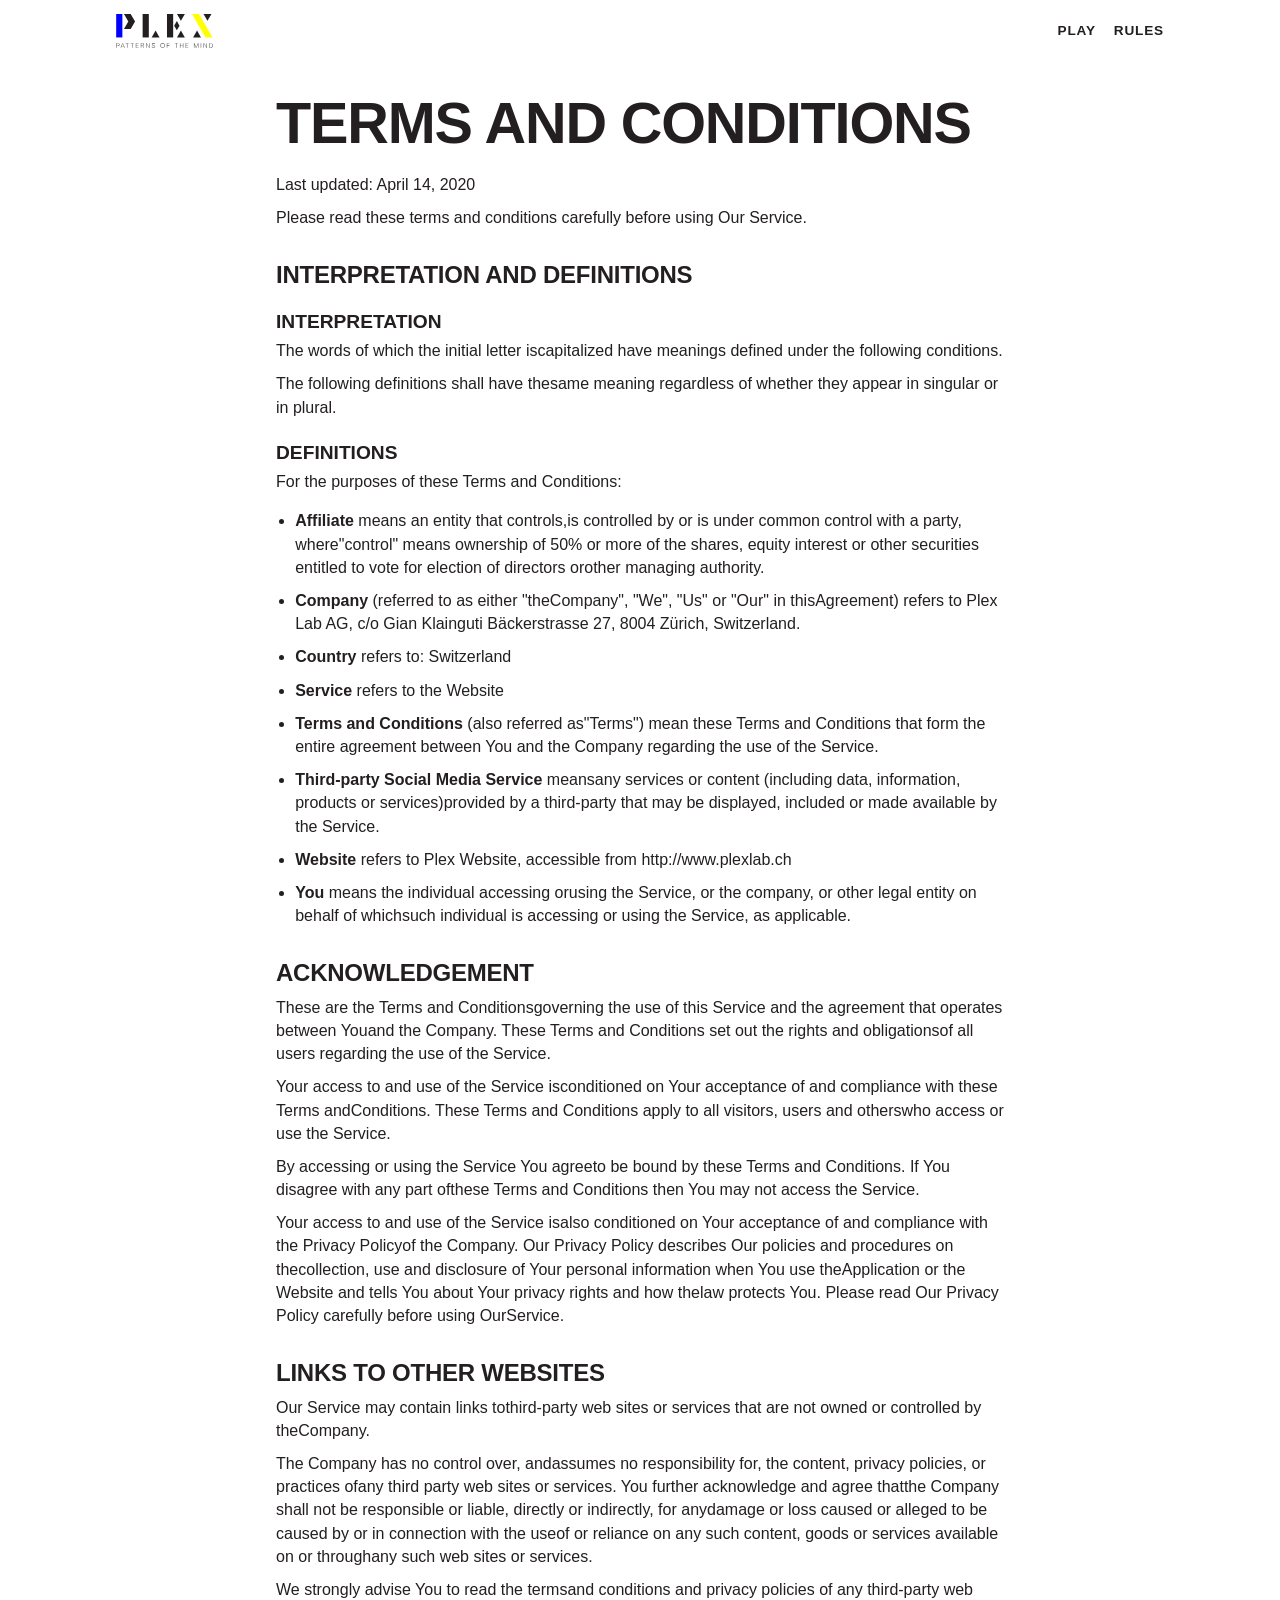
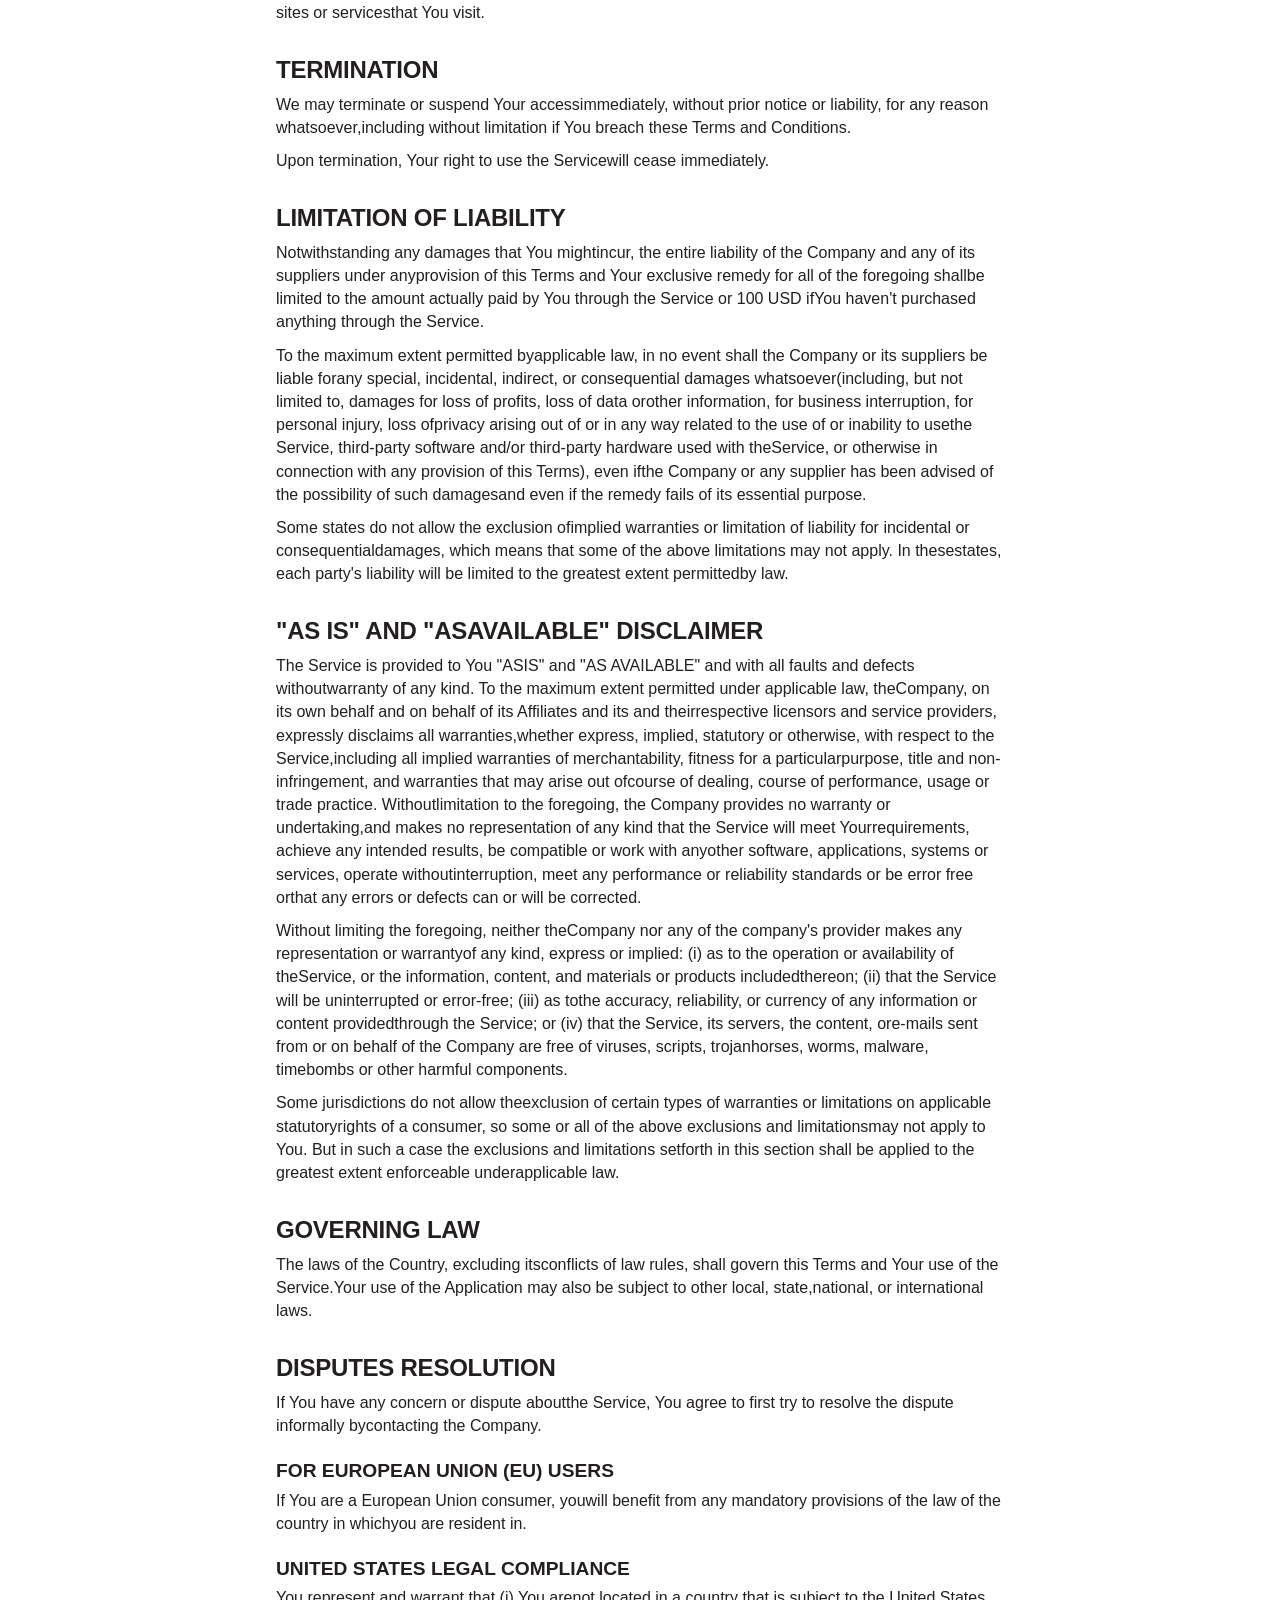
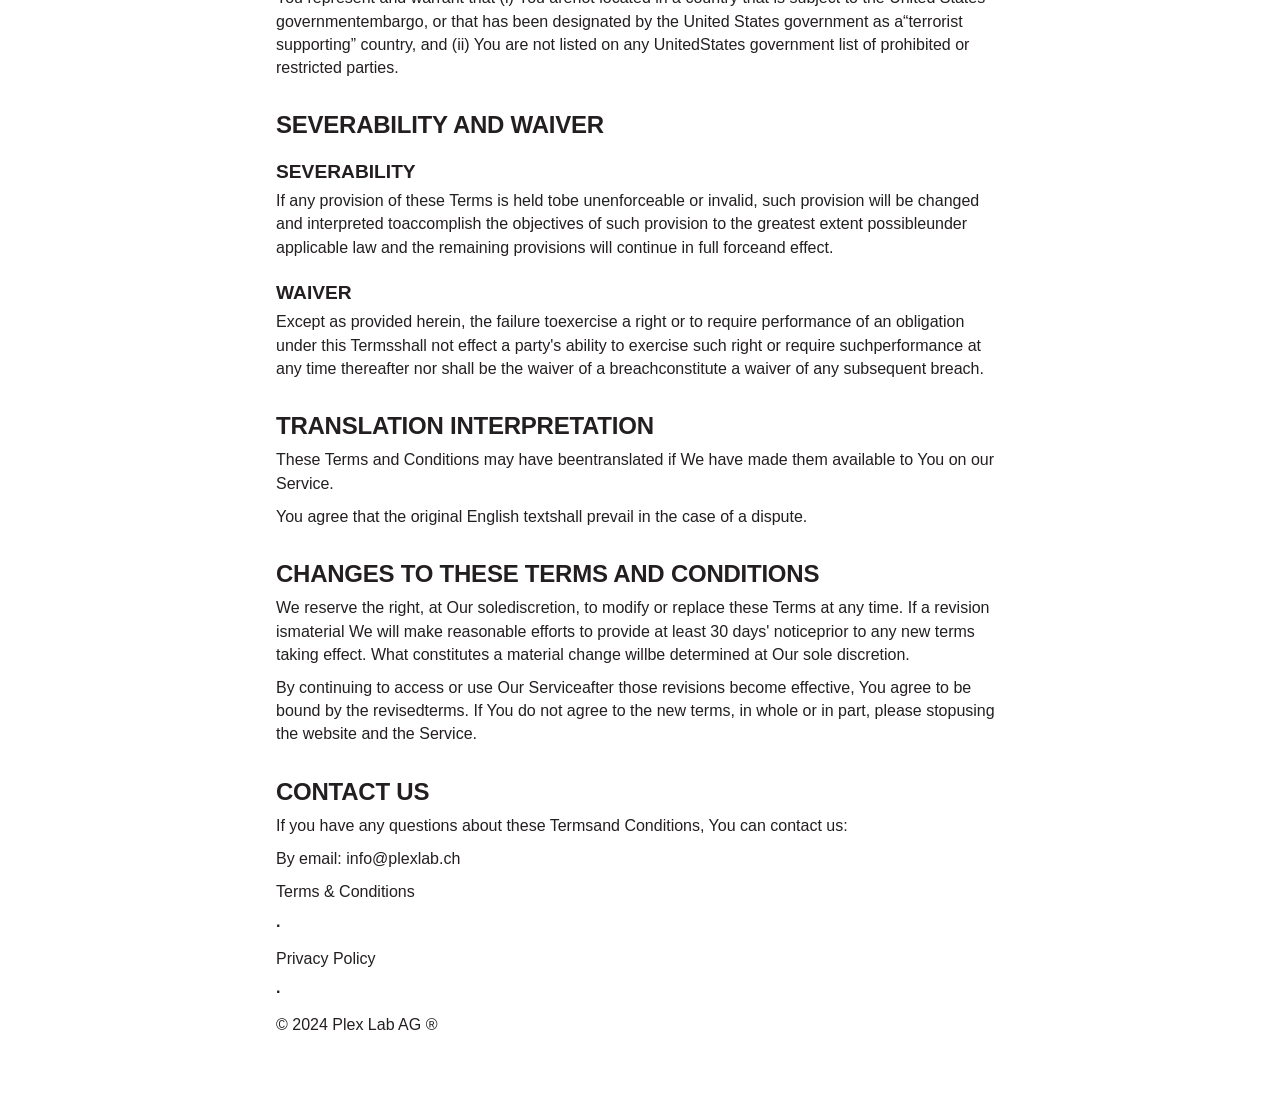
<file: terms.html>
<!doctype html>
<html lang="en">
<head>
<meta charset="utf-8">
<meta name="viewport" content="width=device-width, initial-scale=1">
<title>Terms & Conditions · Plex</title>
<link rel="icon" href="assets/img/plex-icon.png">
<link rel="stylesheet" href="assets/site.css">
</head>
<body>
<header class="top"><a href="./"><img src="assets/img/plex-logo.svg" alt="Plex"></a><nav><a href="play/">Play</a><a href="rules.html">Rules</a></nav></header>
<main class="doc">
<h1>Terms and Conditions</h1>
<p>Last updated: April 14, 2020</p>
<p>Please read these terms and conditions carefully before using Our Service.</p>
<h2>Interpretation and Definitions</h2>
<h3>Interpretation</h3>
<p>The words of which the initial letter iscapitalized have meanings defined under the following conditions.</p>
<p>The following definitions shall have thesame meaning regardless of whether they appear in singular or in plural.</p>
<h3>Definitions</h3>
<p>For the purposes of these Terms and Conditions:</p>
<ul>
<li><strong>Affiliate</strong> means an entity that controls,is controlled by or is under common control with a party, where"control" means ownership of 50% or more of the shares, equity interest or other securities entitled to vote for election of directors orother managing authority.<strong>‍</strong></li>
<li><strong>Company</strong> (referred to as either "theCompany", "We", "Us" or "Our" in thisAgreement) refers to Plex Lab AG, c/o Gian Klainguti Bäckerstrasse 27, 8004 Zürich, Switzerland.<strong>‍</strong></li>
<li><strong>Country</strong> refers to: Switzerland<strong>‍</strong></li>
<li><strong>Service</strong> refers to the Website</li>
<li>‍<strong>Terms and Conditions</strong> (also referred as"Terms") mean these Terms and Conditions that form the entire agreement between You and the Company regarding the use of the Service.<strong>‍</strong></li>
<li><strong>Third-party Social Media Service</strong> meansany services or content (including data, information, products or services)provided by a third-party that may be displayed, included or made available by the Service.<strong>‍</strong></li>
<li><strong>Website</strong> refers to Plex Website, accessible from http://www.plexlab.ch<strong>‍</strong></li>
<li><strong>You</strong> means the individual accessing orusing the Service, or the company, or other legal entity on behalf of whichsuch individual is accessing or using the Service, as applicable.</li>
</ul>
<h2>Acknowledgement</h2>
<p>These are the Terms and Conditionsgoverning the use of this Service and the agreement that operates between Youand the Company. These Terms and Conditions set out the rights and obligationsof all users regarding the use of the Service.</p>
<p>Your access to and use of the Service isconditioned on Your acceptance of and compliance with these Terms andConditions. These Terms and Conditions apply to all visitors, users and otherswho access or use the Service.</p>
<p>By accessing or using the Service You agreeto be bound by these Terms and Conditions. If You disagree with any part ofthese Terms and Conditions then You may not access the Service.</p>
<p>Your access to and use of the Service isalso conditioned on Your acceptance of and compliance with the Privacy Policyof the Company. Our Privacy Policy describes Our policies and procedures on thecollection, use and disclosure of Your personal information when You use theApplication or the Website and tells You about Your privacy rights and how thelaw protects You. Please read Our Privacy Policy carefully before using OurService.</p>
<h2>Links to Other Websites</h2>
<p>Our Service may contain links tothird-party web sites or services that are not owned or controlled by theCompany.</p>
<p>The Company has no control over, andassumes no responsibility for, the content, privacy policies, or practices ofany third party web sites or services. You further acknowledge and agree thatthe Company shall not be responsible or liable, directly or indirectly, for anydamage or loss caused or alleged to be caused by or in connection with the useof or reliance on any such content, goods or services available on or throughany such web sites or services.</p>
<p>We strongly advise You to read the termsand conditions and privacy policies of any third-party web sites or servicesthat You visit.</p>
<h2>Termination</h2>
<p>We may terminate or suspend Your accessimmediately, without prior notice or liability, for any reason whatsoever,including without limitation if You breach these Terms and Conditions.</p>
<p>Upon termination, Your right to use the Servicewill cease immediately.</p>
<h2>Limitation of Liability</h2>
<p>Notwithstanding any damages that You mightincur, the entire liability of the Company and any of its suppliers under anyprovision of this Terms and Your exclusive remedy for all of the foregoing shallbe limited to the amount actually paid by You through the Service or 100 USD ifYou haven't purchased anything through the Service.</p>
<p>To the maximum extent permitted byapplicable law, in no event shall the Company or its suppliers be liable forany special, incidental, indirect, or consequential damages whatsoever(including, but not limited to, damages for loss of profits, loss of data orother information, for business interruption, for personal injury, loss ofprivacy arising out of or in any way related to the use of or inability to usethe Service, third-party software and/or third-party hardware used with theService, or otherwise in connection with any provision of this Terms), even ifthe Company or any supplier has been advised of the possibility of such damagesand even if the remedy fails of its essential purpose.</p>
<p>Some states do not allow the exclusion ofimplied warranties or limitation of liability for incidental or consequentialdamages, which means that some of the above limitations may not apply. In thesestates, each party's liability will be limited to the greatest extent permittedby law.</p>
<h2>"AS IS" and "ASAVAILABLE" Disclaimer</h2>
<p>The Service is provided to You "ASIS" and "AS AVAILABLE" and with all faults and defects withoutwarranty of any kind. To the maximum extent permitted under applicable law, theCompany, on its own behalf and on behalf of its Affiliates and its and theirrespective licensors and service providers, expressly disclaims all warranties,whether express, implied, statutory or otherwise, with respect to the Service,including all implied warranties of merchantability, fitness for a particularpurpose, title and non-infringement, and warranties that may arise out ofcourse of dealing, course of performance, usage or trade practice. Withoutlimitation to the foregoing, the Company provides no warranty or undertaking,and makes no representation of any kind that the Service will meet Yourrequirements, achieve any intended results, be compatible or work with anyother software, applications, systems or services, operate withoutinterruption, meet any performance or reliability standards or be error free orthat any errors or defects can or will be corrected.</p>
<p>Without limiting the foregoing, neither theCompany nor any of the company's provider makes any representation or warrantyof any kind, express or implied: (i) as to the operation or availability of theService, or the information, content, and materials or products includedthereon; (ii) that the Service will be uninterrupted or error-free; (iii) as tothe accuracy, reliability, or currency of any information or content providedthrough the Service; or (iv) that the Service, its servers, the content, ore-mails sent from or on behalf of the Company are free of viruses, scripts, trojanhorses, worms, malware, timebombs or other harmful components.</p>
<p>Some jurisdictions do not allow theexclusion of certain types of warranties or limitations on applicable statutoryrights of a consumer, so some or all of the above exclusions and limitationsmay not apply to You. But in such a case the exclusions and limitations setforth in this section shall be applied to the greatest extent enforceable underapplicable law.</p>
<h2>Governing Law</h2>
<p>The laws of the Country, excluding itsconflicts of law rules, shall govern this Terms and Your use of the Service.Your use of the Application may also be subject to other local, state,national, or international laws.</p>
<h2>Disputes Resolution</h2>
<p>If You have any concern or dispute aboutthe Service, You agree to first try to resolve the dispute informally bycontacting the Company.</p>
<h3>For European Union (EU) Users</h3>
<p>If You are a European Union consumer, youwill benefit from any mandatory provisions of the law of the country in whichyou are resident in.</p>
<h3>United States Legal Compliance</h3>
<p>You represent and warrant that (i) You arenot located in a country that is subject to the United States governmentembargo, or that has been designated by the United States government as a“terrorist supporting” country, and (ii) You are not listed on any UnitedStates government list of prohibited or restricted parties.</p>
<h2>Severability and Waiver</h2>
<h3>Severability</h3>
<p>If any provision of these Terms is held tobe unenforceable or invalid, such provision will be changed and interpreted toaccomplish the objectives of such provision to the greatest extent possibleunder applicable law and the remaining provisions will continue in full forceand effect.</p>
<h3>Waiver</h3>
<p>Except as provided herein, the failure toexercise a right or to require performance of an obligation under this Termsshall not effect a party's ability to exercise such right or require suchperformance at any time thereafter nor shall be the waiver of a breachconstitute a waiver of any subsequent breach.</p>
<h2>Translation Interpretation</h2>
<p>These Terms and Conditions may have beentranslated if We have made them available to You on our Service.</p>
<p>You agree that the original English textshall prevail in the case of a dispute.</p>
<h2>Changes to These Terms and Conditions</h2>
<p>We reserve the right, at Our solediscretion, to modify or replace these Terms at any time. If a revision ismaterial We will make reasonable efforts to provide at least 30 days' noticeprior to any new terms taking effect. What constitutes a material change willbe determined at Our sole discretion.</p>
<p>By continuing to access or use Our Serviceafter those revisions become effective, You agree to be bound by the revisedterms. If You do not agree to the new terms, in whole or in part, please stopusing the website and the Service.</p>
<h2>Contact Us</h2>
<p>If you have any questions about these Termsand Conditions, You can contact us:</p>
<p>By email: info@plexlab.ch</p>
<p>Terms &amp; Conditions</p>
<p><strong>·</strong></p>
<p>Privacy Policy</p>
<p><strong>·</strong></p>
<p>© 2024 Plex Lab AG ®</p>
</main>
</body>
</html>
</file>
<file: assets/site.css>
:root { --red:#e61200; --ink:#231f20; --paper:#fff; --muted:#6f6a66; --blue:#0000ff; --yellow:#ffff00; }
* { box-sizing: border-box; }
html { scroll-behavior: smooth; }
body { margin:0; font-family:"Helvetica Neue",Helvetica,Arial,sans-serif; color:var(--ink); background:var(--paper); line-height:1.45; }
img { max-width:100%; display:block; }
a { color:inherit; }
.wrap { max-width:1080px; margin:0 auto; padding:0 16px; }
h1,h2,h3 { font-weight:800; letter-spacing:-0.02em; line-height:1.02; margin:0; text-transform:uppercase; text-wrap:balance; }
h1 { font-size:clamp(2.6rem,9vw,6rem); }
h2 { font-size:clamp(2rem,6vw,3.6rem); }
h3 { font-size:1.2rem; letter-spacing:0; }
p { margin:0; }
.lead { font-size:clamp(1.1rem,2.4vw,1.45rem); max-width:34em; }
.btn { display:inline-block; border:3px solid currentColor; padding:14px 22px; font-weight:800; text-transform:uppercase; letter-spacing:.06em; text-decoration:none; }
.btn.solid { background:var(--ink); color:#fff; border-color:var(--ink); }
.btn:focus-visible, a:focus-visible { outline:3px solid var(--blue); outline-offset:3px; }

.top { display:flex; align-items:center; justify-content:space-between; padding:14px 16px; max-width:1080px; margin:0 auto; }
.top img { height:34px; width:auto; }
.top nav { display:flex; gap:18px; font-weight:800; text-transform:uppercase; font-size:.85rem; letter-spacing:.06em; }
.top nav a { text-decoration:none; }

.hero { background:var(--red); color:#fff; }
.hero .wrap { display:grid; gap:28px; padding-top:48px; padding-bottom:56px; align-items:center; }
.hero .mark { width:min(46vw,220px); }
.hero .actions { display:flex; flex-wrap:wrap; gap:12px; margin-top:8px; }
.hero .btn.solid { background:#fff; color:var(--red); border-color:#fff; }
@media (min-width:760px){ .hero .wrap { grid-template-columns:260px 1fr; gap:56px; padding-top:80px; padding-bottom:88px; } .hero .mark { width:240px; } }

section.band { padding:64px 0; }
.split { display:grid; gap:28px; align-items:center; }
.split .txt { display:grid; gap:16px; justify-items:start; }
@media (min-width:760px){ .split { grid-template-columns:1fr 1fr; gap:56px; } .split.flip .pic { order:2; } }
.pic img { width:100%; aspect-ratio:4/3; object-fit:cover; }
.dark { background:var(--ink); color:#fff; }
.quote { font-size:clamp(1.6rem,5vw,3rem); font-weight:800; line-height:1.08; max-width:18em; text-wrap:balance; }
.quote + p { margin-top:14px; color:#bbb; }
.steps { display:grid; gap:0; margin-top:28px; border-top:3px solid var(--ink); }
.steps > div { padding:18px 0; border-bottom:3px solid var(--ink); display:grid; grid-template-columns:3rem 1fr; gap:8px; align-items:baseline; }
.steps .n { font-weight:800; font-size:1.6rem; color:var(--red); }
.small { color:var(--muted); font-size:.95rem; }
footer.site { border-top:3px solid var(--ink); padding:22px 0 32px; font-size:.9rem; }
footer.site .wrap { display:flex; flex-wrap:wrap; gap:14px 22px; align-items:center; }
footer.site img { height:30px; }

/* text pages */
.doc { max-width:760px; margin:0 auto; padding:32px 16px 72px; }
.doc h1 { font-size:clamp(2.2rem,7vw,3.6rem); margin-bottom:20px; }
.doc h2 { font-size:1.5rem; margin:34px 0 10px; letter-spacing:-0.01em; }
.doc h3 { margin:24px 0 8px; }
.doc h4 { margin:18px 0 6px; font-size:1rem; }
.doc p, .doc li { margin:0 0 10px; }
.doc ul { padding-left:1.2em; }
.rule { border-top:3px solid var(--ink); padding-top:22px; margin-top:34px; }
.rule .num { color:var(--red); font-weight:800; text-transform:uppercase; letter-spacing:.1em; font-size:.8rem; }
.fig { background:#f3efe6; margin:16px 0; }
.fig svg { display:block; width:100%; height:auto; max-height:320px; }
.fig figcaption { padding:8px 12px 12px; font-size:.9rem; color:var(--muted); }
figure { margin:0; }
</file>
<file: play/pieces.css>
/* Colours and board pieces, shared by the app and the rules page. */
:root {
  --yellow: #ffc02e;
  --blue: #5b7fd6;
  --stone-red: #ff4b3e;
  --orange: #ff8a1e;
  --violet: #b93cc0;
  --table: #eceef3;
}
.stone { stroke: rgba(255, 255, 255, 0.55); stroke-width: 0.03; stroke-linejoin: round; }
.stone.Y { fill: var(--yellow); }
.stone.B { fill: var(--blue); }
.stone.R { fill: var(--stone-red); }
.pt { stroke: rgba(255, 255, 255, 0.55); stroke-width: 0.03; stroke-linejoin: round; }
.pt.pY { fill: var(--orange); }
.pt.pB { fill: var(--violet); }
.void { fill: rgba(60, 70, 100, 0.06); stroke: rgba(60, 70, 100, 0.3); stroke-width: 0.025; stroke-dasharray: 0.09 0.07; }
</file>
<file: play/app.css>
/* Plex app. Look follows the Figma file "Gameplay - Progress / PLEX". */
:root {
  --ink: #2b2d33;
  --muted: #9b9da6;
  --bg-a: #e3e5eb;
  --bg-b: #f5f6f9;
  --card: rgba(255, 255, 255, 0.62);
  --primary: #2f6bff;
  --accent: #c0279f;
  --win: #5bbf2a;
  --loss: #f0323c;
  --shadow: 0 10px 24px rgba(70, 80, 110, 0.14), 0 1px 2px rgba(70, 80, 110, 0.08);
}
* { box-sizing: border-box; }
html, body { height: 100%; margin: 0; }
body {
  font-family: "Avenir Next", Avenir, "Nunito Sans", "Segoe UI", Roboto, "Helvetica Neue", Arial, sans-serif;
  color: var(--ink);
  background: linear-gradient(180deg, var(--bg-a), var(--bg-b) 55%, var(--bg-a));
  background-attachment: fixed;
  -webkit-tap-highlight-color: transparent;
  overscroll-behavior: none;
}
[hidden] { display: none !important; }
button { font: inherit; color: inherit; }
h2 { font-size: 1.05rem; margin: 0; font-weight: 600; }
.screen { max-width: 520px; margin: 0 auto; min-height: 100%; }
:focus-visible { outline: 3px solid var(--primary); outline-offset: 2px; }

/* ---- home ---- */
#home { display: flex; flex-direction: column; }
.home-top { display: flex; align-items: center; justify-content: space-between; padding: 22px 22px 12px; }
.home-logo { height: 22px; width: auto; filter: brightness(0) invert(1) drop-shadow(0 1px 2px rgba(70, 80, 110, 0.35)); }
.rules-link { display: inline-flex; align-items: center; gap: 8px; color: var(--ink); text-decoration: none; font-size: 0.9rem; }
.rules-link .i {
  width: 22px; height: 22px; border-radius: 50%; border: 1.6px solid currentColor;
  display: grid; place-items: center; font-weight: 700; font-size: 0.8rem;
}
.modes { display: flex; flex-direction: column; gap: 12px; padding: 6px 16px 20px; }
.mode { background: var(--card); border-radius: 16px; box-shadow: var(--shadow); border: 1px solid rgba(255, 255, 255, 0.8); }
.mode-main {
  appearance: none; border: 0; background: none; width: 100%; text-align: left; cursor: pointer;
  display: flex; align-items: center; gap: 16px; padding: 14px 18px; border-radius: 16px; min-height: 78px;
}
.mode-main:disabled { cursor: default; }
.mode.off { box-shadow: none; background: rgba(255, 255, 255, 0.3); }
.mode.off .txt b, .mode.off .hexicon { opacity: 0.45; }
.hexicon { width: 50px; height: 50px; flex: none; filter: drop-shadow(0 4px 6px rgba(70, 80, 110, 0.18)); }
.txt { display: flex; flex-direction: column; gap: 2px; min-width: 0; }
.txt b { font-size: 1.12rem; font-weight: 600; }
.txt small { color: var(--muted); font-size: 0.86rem; }
.chips { display: flex; gap: 6px; padding: 0 18px 14px 84px; }
.chips button {
  flex: 1; padding: 7px 0; border-radius: 999px; border: 1px solid rgba(47, 107, 255, 0.35);
  background: transparent; color: var(--primary); font-size: 0.85rem; font-weight: 600; cursor: pointer;
}
.chips button[aria-checked="true"] { background: var(--primary); border-color: var(--primary); color: #fff; }

.sheet { background: #fff; flex: 1; padding: 20px 20px calc(28px + env(safe-area-inset-bottom)); display: flex; flex-direction: column; gap: 14px; }
.sheet-head { display: flex; align-items: center; gap: 10px; }
.sheet-head h2 { flex: 1; }
.pill {
  display: inline-grid; place-items: center; min-width: 36px; padding: 3px 10px; border-radius: 999px;
  font-size: 0.78rem; font-weight: 700; border: 1px solid; font-variant-numeric: tabular-nums; white-space: nowrap;
}
.pill.w { color: var(--win); border-color: var(--win); }
.pill.l { color: var(--loss); border-color: rgba(240, 50, 60, 0.45); }
.pill.d { color: var(--muted); border-color: #d9dbe2; }
.archive, .patterns { list-style: none; margin: 0; padding: 0; display: flex; flex-direction: column; gap: 12px; }
.archive:empty, .patterns:empty { display: none; }
.archive li, .patterns li { display: flex; align-items: center; gap: 12px; }
.archive .who, .patterns span { flex: 1; min-width: 0; display: flex; flex-direction: column; }
.archive .who b, .patterns b { font-weight: 500; font-size: 0.95rem; overflow-wrap: anywhere; }
.archive .who small, .patterns small { color: var(--muted); font-size: 0.8rem; font-variant-numeric: tabular-nums; }
.sub { margin: 0; color: var(--muted); font-size: 0.88rem; line-height: 1.4; }
.thumb { width: 54px; height: 54px; flex: none; border-radius: 12px; background: var(--table); }

.avatar {
  width: 34px; height: 34px; flex: none; border-radius: 50%; display: grid; place-items: center;
  font-weight: 700; font-size: 0.95rem; background: #fff; color: var(--ink);
  box-shadow: 0 0 0 3px #d8dae1;
}
.avatar.Y { box-shadow: 0 0 0 3px var(--yellow); }
.avatar.B { box-shadow: 0 0 0 3px var(--blue); background: #24315c; color: #fff; }

.btn {
  appearance: none; border: 0; border-radius: 999px; background: var(--primary); color: #fff;
  font-weight: 600; font-size: 1rem; padding: 15px 20px; cursor: pointer; width: 100%;
}
.btn.outline { background: transparent; color: var(--primary); border: 1px solid rgba(47, 107, 255, 0.45); }
.btn:disabled { opacity: 0.4; cursor: default; }

/* ---- game ---- */
#game { position: relative; height: 100dvh; overflow: hidden; }
#board { position: absolute; inset: 0; width: 100%; height: 100%; display: block; touch-action: none; user-select: none; -webkit-user-select: none; }
.round {
  position: absolute; appearance: none; border: 0; border-radius: 50%; background: #fff; color: var(--ink);
  display: grid; place-items: center; cursor: pointer; padding: 0; box-shadow: var(--shadow);
}
.round:disabled { cursor: default; }
#menu-btn { top: calc(12px + env(safe-area-inset-top)); left: 12px; width: 38px; height: 38px; z-index: 2; }
#rotate-btn { left: 16px; bottom: calc(78px + env(safe-area-inset-bottom)); width: 42px; height: 42px; }
#rotate-btn:disabled { opacity: 0.45; }
#place-btn {
  right: 16px; bottom: calc(72px + env(safe-area-inset-bottom)); width: 52px; height: 52px;
  background: linear-gradient(145deg, #d43bb4, #a81c8c); color: #fff; box-shadow: 0 8px 18px rgba(192, 39, 159, 0.4);
}
#place-btn:disabled { background: transparent; color: #c9cbd3; box-shadow: inset 0 0 0 1.5px #d3d5dc; }

.pbar {
  position: absolute; display: flex; align-items: center; gap: 10px; padding: 7px 10px 7px 8px;
  background: rgba(255, 255, 255, 0.78); border-radius: 999px; box-shadow: var(--shadow); min-height: 50px;
}
#bar-top { top: calc(8px + env(safe-area-inset-top)); left: 44px; right: 14px; padding-left: 14px; }
#bar-bottom { bottom: calc(12px + env(safe-area-inset-bottom)); left: 40px; right: 40px; }
.pbar .name { flex: 1; min-width: 0; display: flex; flex-direction: column; line-height: 1.15; color: var(--muted); font-size: 0.95rem; }
.pbar .name span { white-space: nowrap; overflow: hidden; text-overflow: ellipsis; }
.pbar .turn { font-size: 0.68rem; letter-spacing: 0.06em; text-transform: uppercase; visibility: hidden; }
.pbar.active { background: #fff; }
.pbar.active .name { color: var(--ink); }
.pbar.active .turn { visibility: visible; color: var(--accent); }
.pbar .avatar { box-shadow: 0 0 0 3px #e3e5ea; }
.pbar.active .avatar.Y { box-shadow: 0 0 0 3px var(--yellow); }
.pbar.active .avatar.B { box-shadow: 0 0 0 3px var(--blue); }
.count { display: flex; flex-direction: column; align-items: center; font-weight: 600; font-size: 0.95rem; line-height: 1; gap: 2px; font-variant-numeric: tabular-nums; }
.count svg { width: 14px; height: 10px; }
.count.Y { color: #f0a800; }
.count.B { color: #3f64c8; }
.taken { font-size: 0.74rem; font-weight: 700; color: var(--win); margin-left: -4px; white-space: nowrap; }
.pts {
  display: inline-flex; align-items: center; gap: 6px; padding: 6px 12px; border-radius: 999px; font-size: 0.85rem;
  color: var(--muted); white-space: nowrap; font-variant-numeric: tabular-nums;
}
.pts b { font-size: 1rem; font-weight: 700; }
.pts svg { width: 12px; height: 11px; }
.pts.Y { background: rgba(255, 138, 30, 0.14); } .pts.Y b, .pts.Y svg { color: #e06a00; }
.pts.B { background: rgba(185, 60, 192, 0.12); } .pts.B b, .pts.B svg { color: var(--violet); }

#hint {
  position: absolute; left: 68px; right: 78px; bottom: calc(76px + env(safe-area-inset-bottom)); margin: 0;
  text-align: center; color: var(--muted); font-size: 0.95rem; line-height: 1.35; pointer-events: none;
  min-height: 2.7em; display: grid; align-content: center;
}
#hint b { color: var(--accent); font-weight: 600; }
#toast {
  position: absolute; left: 50%; top: calc(72px + env(safe-area-inset-top)); transform: translateX(-50%);
  background: rgba(43, 45, 51, 0.92); color: #fff; padding: 9px 16px; border-radius: 999px; font-weight: 600; font-size: 0.86rem;
  opacity: 0; transition: opacity 0.25s; pointer-events: none; max-width: calc(100% - 32px); text-align: center;
}
#toast.show { opacity: 1; }

/* board */
.dot { fill: rgba(60, 70, 100, 0.13); }
.pieces { filter: drop-shadow(0 3px 3px rgba(60, 70, 110, 0.22)); transition: opacity 0.15s; }
.pieces.dim { opacity: 0.38; }
.last { fill: none; stroke: #fff; stroke-width: 0.07; stroke-linejoin: round; pointer-events: none; }
.ghost { stroke: rgba(255, 255, 255, 0.7); stroke-width: 0.04; stroke-linejoin: round; cursor: grab; filter: drop-shadow(0 5px 5px rgba(40, 50, 100, 0.35)); }
.ghost.Y { fill: var(--yellow); }
.ghost.B { fill: var(--blue); }
.badge circle { fill: #fff; }
.badge path { fill: none; stroke-width: 0.075; stroke-linecap: round; stroke-linejoin: round; }
.badge.ok path { stroke: var(--win); }
.badge.bad path { stroke: var(--loss); }
.badge { pointer-events: none; }

/* ---- dialogs ---- */
dialog {
  border: 0; padding: 0; background: transparent; color: #fff; width: 100vw; max-width: 520px; max-height: 100dvh;
  overflow-x: hidden;
}
dialog[open] { display: flex; flex-direction: column; align-items: stretch; gap: 12px; padding: 24px 28px calc(24px + env(safe-area-inset-bottom)); }
dialog::backdrop { background: rgba(38, 39, 44, 0.9); }
dialog p { margin: 0; line-height: 1.4; }
dialog .btn.outline { color: #fff; border-color: var(--primary); }
.link { appearance: none; background: none; border: 0; color: #fff; padding: 12px; font-size: 1rem; cursor: pointer; text-align: center; }
#invite h2 { text-align: center; letter-spacing: 0.14em; font-size: 0.95rem; font-weight: 700; margin: 12px 0 4px; }
#invite-box { display: flex; flex-direction: column; gap: 12px; text-align: center; }
#invite-link {
  border: 1px solid rgba(255, 255, 255, 0.4); border-radius: 999px; padding: 12px 16px; font: inherit; font-size: 0.85rem;
  color: #fff; background: rgba(255, 255, 255, 0.08); text-align: center; width: 100%;
}
#invite-status { text-align: center; color: rgba(255, 255, 255, 0.8); min-height: 1.4em; }
#menu h2 { text-align: center; letter-spacing: 0.14em; font-size: 0.95rem; font-weight: 700; margin: 12px 0 8px; }
#menu .btn { margin-top: 10px; }

.star {
  align-self: center; width: min(112vw, 430px); aspect-ratio: 1 / 0.866; margin: 0 -40px 4px; flex: none;
  background: linear-gradient(160deg, #fff, #eceef3); color: var(--ink);
  clip-path: polygon(100% 50%, 75% 66.67%, 75% 100%, 50% 83.33%, 25% 100%, 25% 66.67%, 0 50%, 25% 33.33%, 25% 0, 50% 16.67%, 75% 0, 75% 33.33%);
  display: flex; flex-direction: column; align-items: center; justify-content: center; gap: 6px; text-align: center;
  padding: 0 27%;
}
.star h2 { font-size: 1.55rem; font-weight: 800; letter-spacing: 0.01em; text-transform: uppercase; }
#over-sub { font-size: 0.92rem; color: #5d6068; }
#over-score { display: flex; align-items: center; gap: 14px; font-weight: 700; font-size: 1.05rem; margin-top: 8px; font-variant-numeric: tabular-nums; }
#over-note { color: rgba(255, 255, 255, 0.7); font-size: 0.88rem; text-align: center; }
#over-note:empty { display: none; }
#over-pattern { display: flex; flex-direction: column; gap: 8px; }
#pattern-line { font-size: 0.9rem; text-align: center; color: rgba(255, 255, 255, 0.85); }
#claim { display: flex; gap: 8px; }
#claim input {
  flex: 1; min-width: 0; border: 1px solid rgba(255, 255, 255, 0.4); border-radius: 999px; padding: 12px 16px;
  font: inherit; font-size: 1rem; color: #fff; background: rgba(255, 255, 255, 0.08);
}
#claim input::placeholder { color: rgba(255, 255, 255, 0.5); }
#claim .btn { width: auto; padding: 12px 20px; }
.minor { display: flex; justify-content: center; gap: 8px; }
.minor .link { font-size: 0.9rem; color: rgba(255, 255, 255, 0.8); text-decoration: underline; text-underline-offset: 3px; }
</file>
